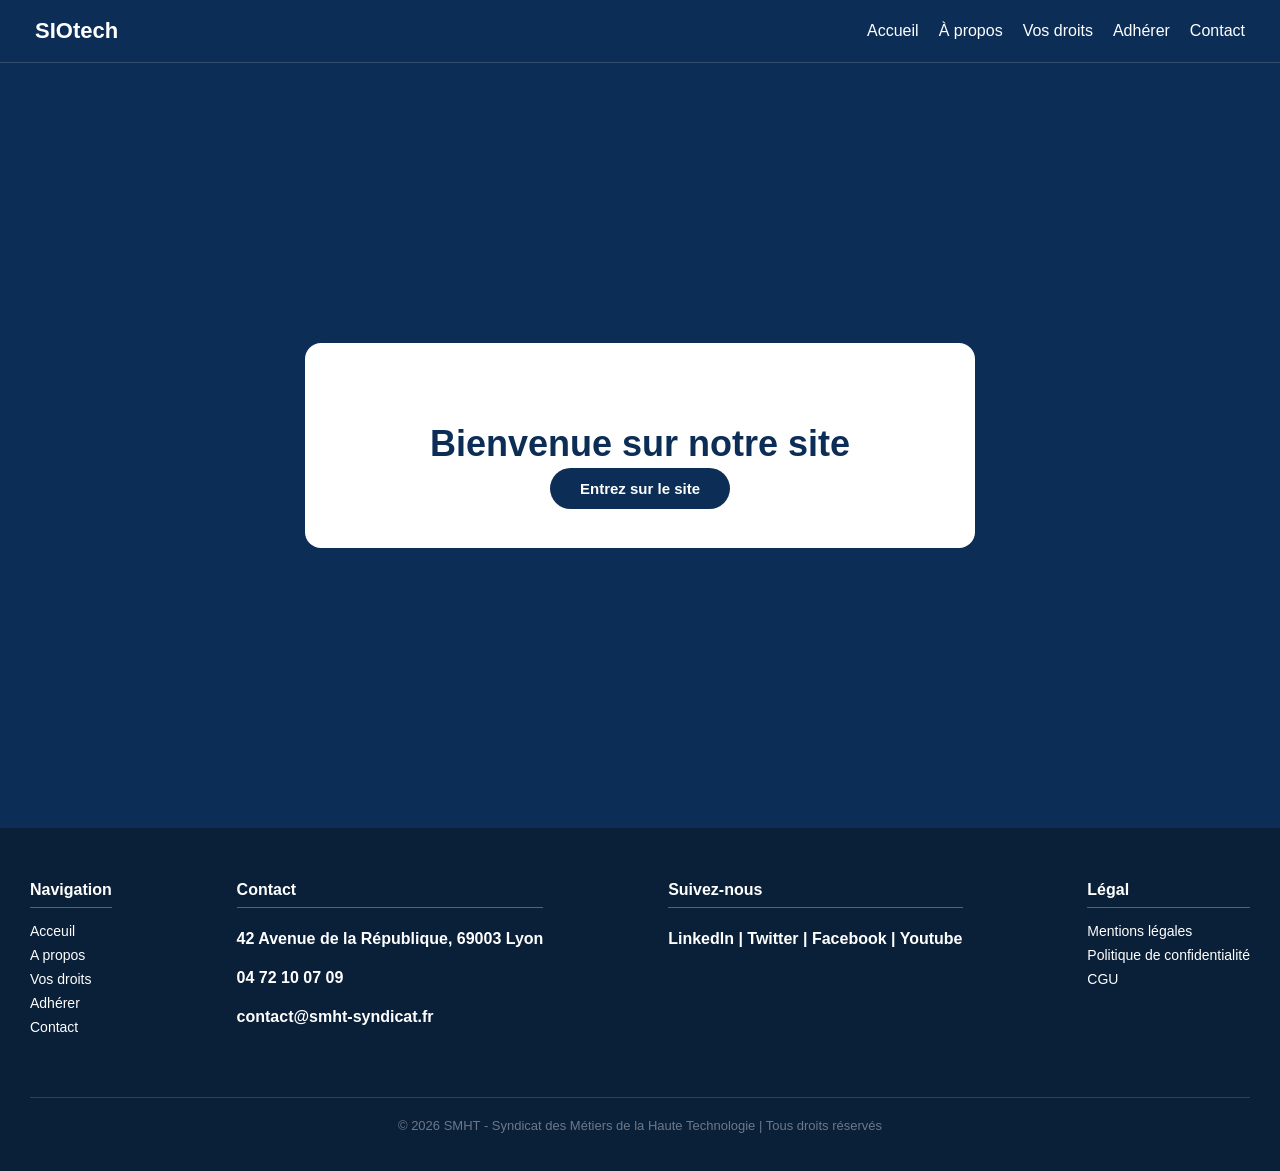
<file: index.html>
<!DOCTYPE html>
<html lang="en">
<head>
    <meta charset="UTF-8">
    <meta name="viewport" content="width=device-width, initial-scale=1.0">
    <title>Page Introduction - SIOtech</title>
    <link rel="stylesheet" href="CSS/style.css">
</head>
<body>
    <header>
        <div class="logo">
            <a class="logo" href="index.html">SIOtech</a>
        </div>
        <nav>
      <ul>
        <li><a href="Acceuil.html">Accueil</a></li>
        <li><a href="A propos.html">À propos</a></li>
        <li><a href="Vos droits.html">Vos droits</a></li>
        <li><a href="Adhérer.html">Adhérer</a></li>
        <li><a href="Contact.html">Contact</a></li>
      </ul>
    </nav>
    </header>


<section class="section">
    <div class="div0">
      <h1>Bienvenue sur notre site</h1>
       <a href="Acceuil.html" class="button">Entrez sur le site</a> <!--revoir bouton -->
    </div>
  </section>

    <footer class="footer">
        <div class="navigation">
            <h2>Navigation</h2>
            <ul>
            <li>Acceuil</li>
            <li>A propos</li>
            <li>Vos droits</li>
            <li>Adhérer</li>
            <li>Contact</li>
        </ul>
        </div>

        <div class="contact">
            <h2>Contact</h2>
            <h4>42 Avenue de la République, 69003 Lyon</h4>
            <h4>04 72 10 07 09</h4>
            <h4>contact@smht-syndicat.fr</h4>
        </div>

        <div class="Suivez-nous">
            <h2>Suivez-nous</h2>
            <!--mettre logo réseau sociaux-->
            <h4>Linkedln | Twitter | Facebook | Youtube</h4>
        </div>

        <div class="Légal">
            <h2>Légal</h2>
            <ul>
            <li>Mentions légales</li>
            <li>Politique de confidentialité</li>
            <li>CGU</li>
        </ul>
        </div>

        <h4 class="footer-copyright">© 2026 SMHT - Syndicat des Métiers de la Haute Technologie | Tous droits réservés</h4>

    </footer>
</body>
</html>
</file>
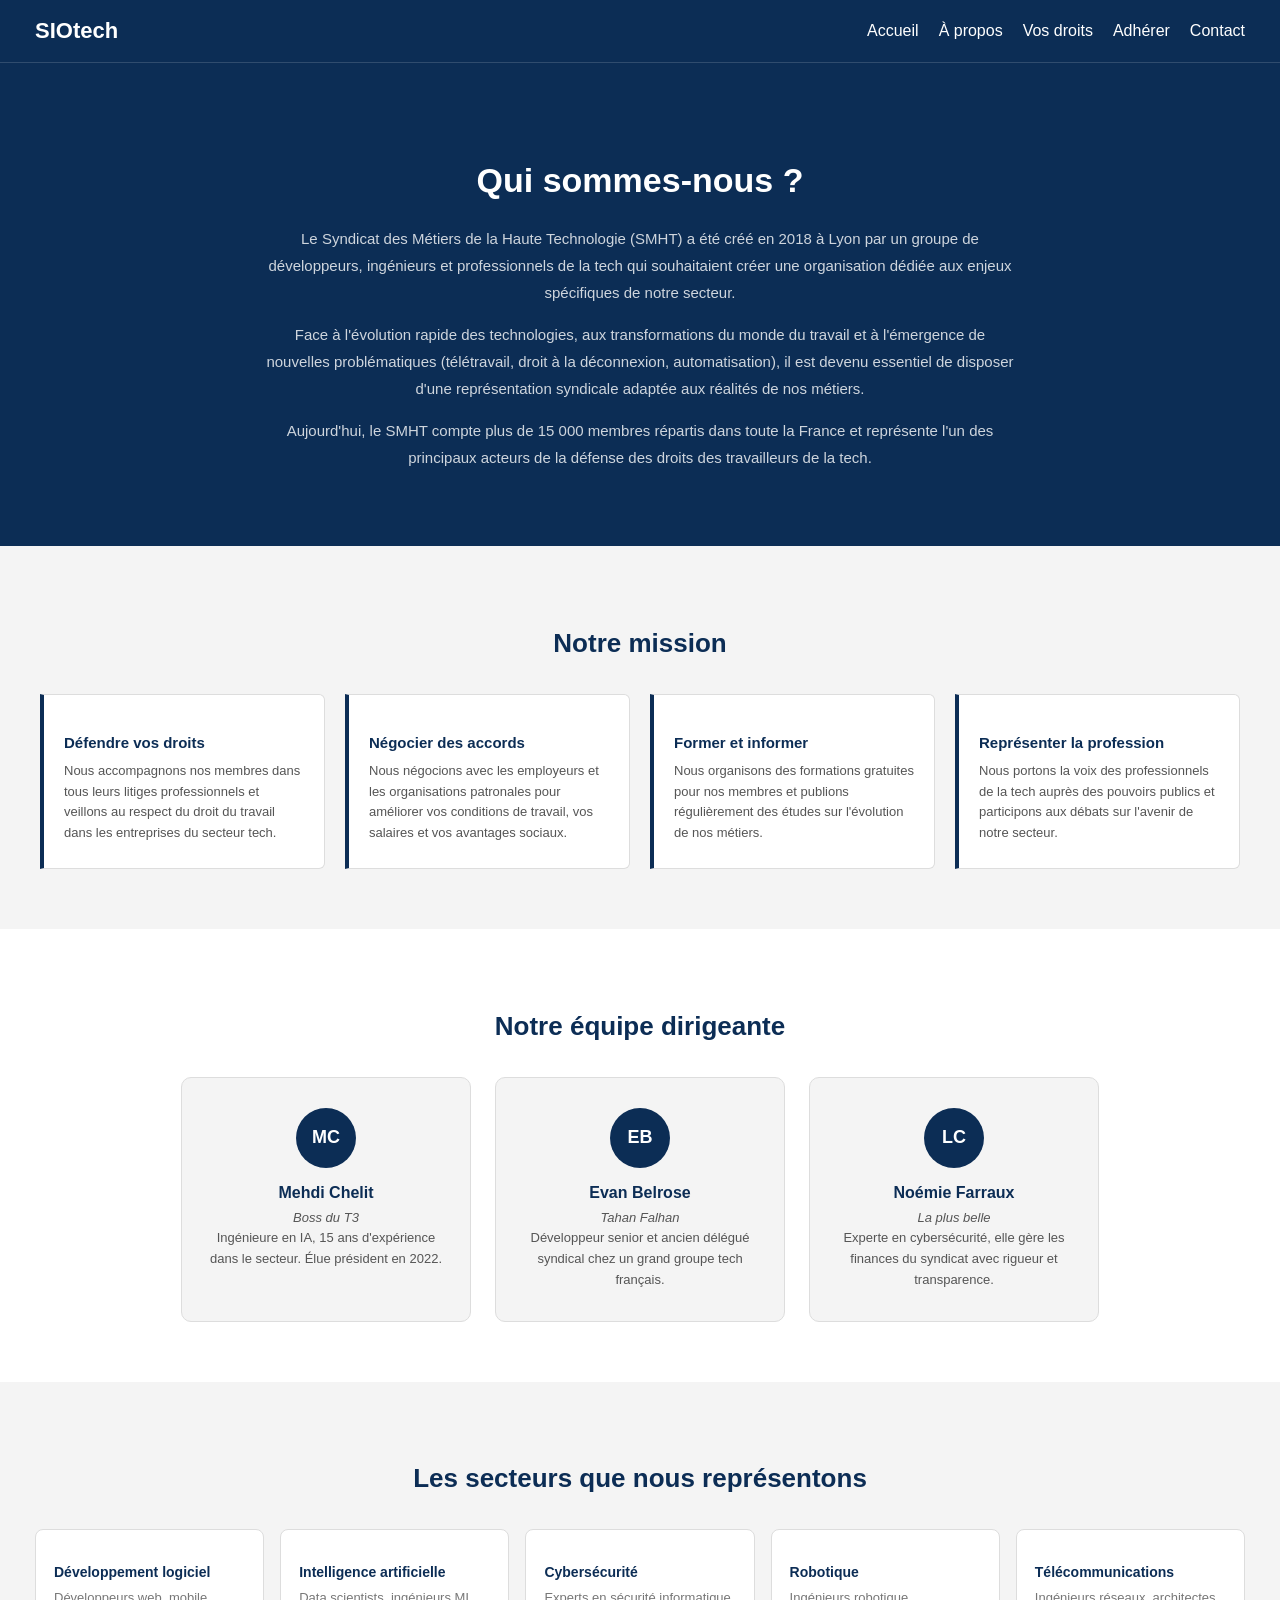
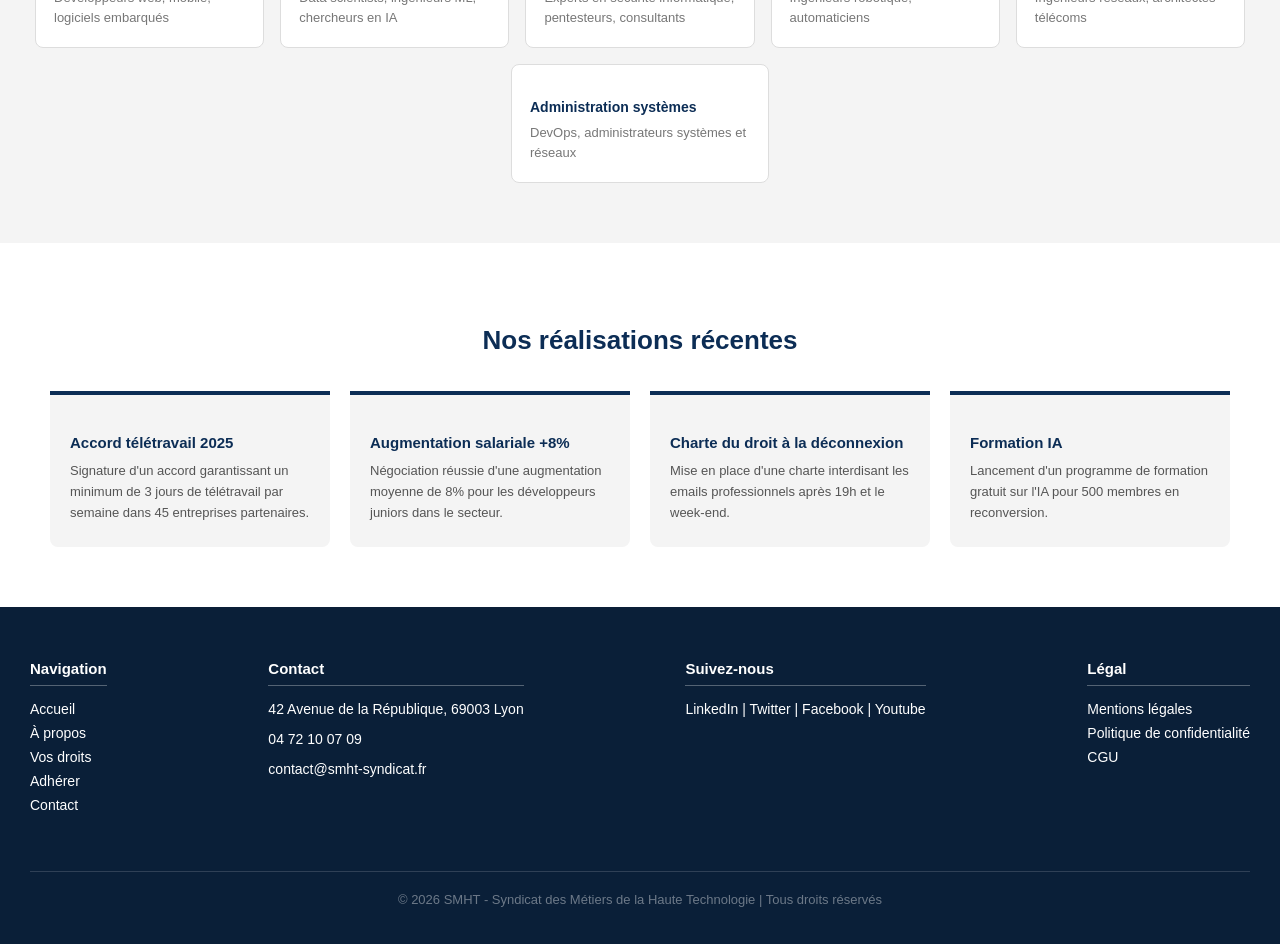
<file: A propos.html>
<!DOCTYPE html>
<html lang="en">
<head>
    <meta charset="UTF-8">
    <meta name="viewport" content="width=device-width, initial-scale=1.0">
    <title>À PROPOS - SIOtech</title>
    <link rel="stylesheet" href="/CSS/style3.css">
</head>
<body>
    <header>
        <div class="logo">
            <a class="logo" href="index.html">SIOtech</a>
        </div>
        <nav>
      <ul>
        <li><a href="Acceuil.html">Accueil</a></li>
        <li><a href="A propos.html">À propos</a></li>
        <li><a href="Vos droits.html">Vos droits</a></li>
        <li><a href="Adhérer.html">Adhérer</a></li>
        <li><a href="Contact.html">Contact</a></li>
      </ul>
    </nav>
    </header>

    <section class="sect1">
        <h1>Qui sommes-nous ?</h1>
        <p>Le Syndicat des Métiers de la Haute Technologie (SMHT) a été créé en 2018 à Lyon par un groupe de développeurs, ingénieurs et professionnels de la tech qui souhaitaient créer une organisation dédiée aux enjeux spécifiques de notre secteur.</p>
        <p>Face à l'évolution rapide des technologies, aux transformations du monde du travail et à l'émergence de nouvelles problématiques (télétravail, droit à la déconnexion, automatisation), il est devenu essentiel de disposer d'une représentation syndicale adaptée aux réalités de nos métiers.</p>
        <p>Aujourd'hui, le SMHT compte plus de 15 000 membres répartis dans toute la France et représente l'un des principaux acteurs de la défense des droits des travailleurs de la tech.</p>
    </section>
 
    <section class="sect-mission">
        <h2 class="titre-section">Notre mission</h2>
        <div class="mission-groupe">
            <div class="mission-carte">
                <h3>Défendre vos droits</h3>
                <p>Nous accompagnons nos membres dans tous leurs litiges professionnels et veillons au respect du droit du travail dans les entreprises du secteur tech.</p>
            </div>
            <div class="mission-carte">
                <h3>Négocier des accords</h3>
                <p>Nous négocions avec les employeurs et les organisations patronales pour améliorer vos conditions de travail, vos salaires et vos avantages sociaux.</p>
            </div>
            <div class="mission-carte">
                <h3>Former et informer</h3>
                <p>Nous organisons des formations gratuites pour nos membres et publions régulièrement des études sur l'évolution de nos métiers.</p>
            </div>
            <div class="mission-carte">
                <h3>Représenter la profession</h3>
                <p>Nous portons la voix des professionnels de la tech auprès des pouvoirs publics et participons aux débats sur l'avenir de notre secteur.</p>
            </div>
        </div>
    </section>
 
    <section class="sect-equipe">
        <h2 class="titre-section">Notre équipe dirigeante</h2>
        <div class="equipe-groupe">
            <div class="membre">
                <div class="avatar">MC</div>
                <h3>Mehdi Chelit</h3>
                <p class="poste">Boss du T3</p>
                <p>Ingénieure en IA, 15 ans d'expérience dans le secteur. Élue président en 2022.</p>
            </div>
            <div class="membre">
                <div class="avatar">EB</div>
                <h3>Evan Belrose</h3>
                <p class="poste">Tahan Falhan</p>
                <p>Développeur senior et ancien délégué syndical chez un grand groupe tech français.</p>
            </div>
            <div class="membre">
                <div class="avatar">LC</div>
                <h3>Noémie Farraux</h3>
                <p class="poste">La plus belle</p>
                <p>Experte en cybersécurité, elle gère les finances du syndicat avec rigueur et transparence.</p>
            </div>
        </div>
    </section>
 
    <section class="sect-secteurs">
        <h2 class="titre-section">Les secteurs que nous représentons</h2>
        <div class="secteurs-groupe">
            <div class="secteur-carte">
                <h3>Développement logiciel</h3>
                <p>Développeurs web, mobile, logiciels embarqués</p>
            </div>
            <div class="secteur-carte">
                <h3>Intelligence artificielle</h3>
                <p>Data scientists, ingénieurs ML, chercheurs en IA</p>
            </div>
            <div class="secteur-carte">
                <h3>Cybersécurité</h3>
                <p>Experts en sécurité informatique, pentesteurs, consultants</p>
            </div>
            <div class="secteur-carte">
                <h3>Robotique</h3>
                <p>Ingénieurs robotique, automaticiens</p>
            </div>
            <div class="secteur-carte">
                <h3>Télécommunications</h3>
                <p>Ingénieurs réseaux, architectes télécoms</p>
            </div>
            <div class="secteur-carte">
                <h3>Administration systèmes</h3>
                <p>DevOps, administrateurs systèmes et réseaux</p>
            </div>
        </div>
    </section>
 
    <section class="sect-realisations">
        <h2 class="titre-section">Nos réalisations récentes</h2>
        <div class="realisations-groupe">
            <div class="realisation-carte">
                <h3>Accord télétravail 2025</h3>
                <p>Signature d'un accord garantissant un minimum de 3 jours de télétravail par semaine dans 45 entreprises partenaires.</p>
            </div>
            <div class="realisation-carte">
                <h3>Augmentation salariale +8%</h3>
                <p>Négociation réussie d'une augmentation moyenne de 8% pour les développeurs juniors dans le secteur.</p>
            </div>
            <div class="realisation-carte">
                <h3>Charte du droit à la déconnexion</h3>
                <p>Mise en place d'une charte interdisant les emails professionnels après 19h et le week-end.</p>
            </div>
            <div class="realisation-carte">
                <h3>Formation IA</h3>
                <p>Lancement d'un programme de formation gratuit sur l'IA pour 500 membres en reconversion.</p>
            </div>
        </div>
    </section>
 
    <footer class="footer">
        <div class="navigation">
            <h2>Navigation</h2>
            <ul>
                <li>Accueil</li>
                <li>À propos</li>
                <li>Vos droits</li>
                <li>Adhérer</li>
                <li>Contact</li>
            </ul>
        </div>
        <div class="contact">
            <h2>Contact</h2>
            <h3>42 Avenue de la République, 69003 Lyon</h3>
            <h3>04 72 10 07 09</h3>
            <h3>contact@smht-syndicat.fr</h3>
        </div>
        <div class="Suivez-nous">
            <h2>Suivez-nous</h2>
            <h3>LinkedIn | Twitter | Facebook | Youtube</h3>
        </div>
        <div class="Légal">
            <h2>Légal</h2>
            <ul>
                <li>Mentions légales</li>
                <li>Politique de confidentialité</li>
                <li>CGU</li>
            </ul>
        </div>
        <h4 class="footer-copyright">© 2026 SMHT - Syndicat des Métiers de la Haute Technologie | Tous droits réservés</h4>
    </footer>
</body>
</html>
</file>
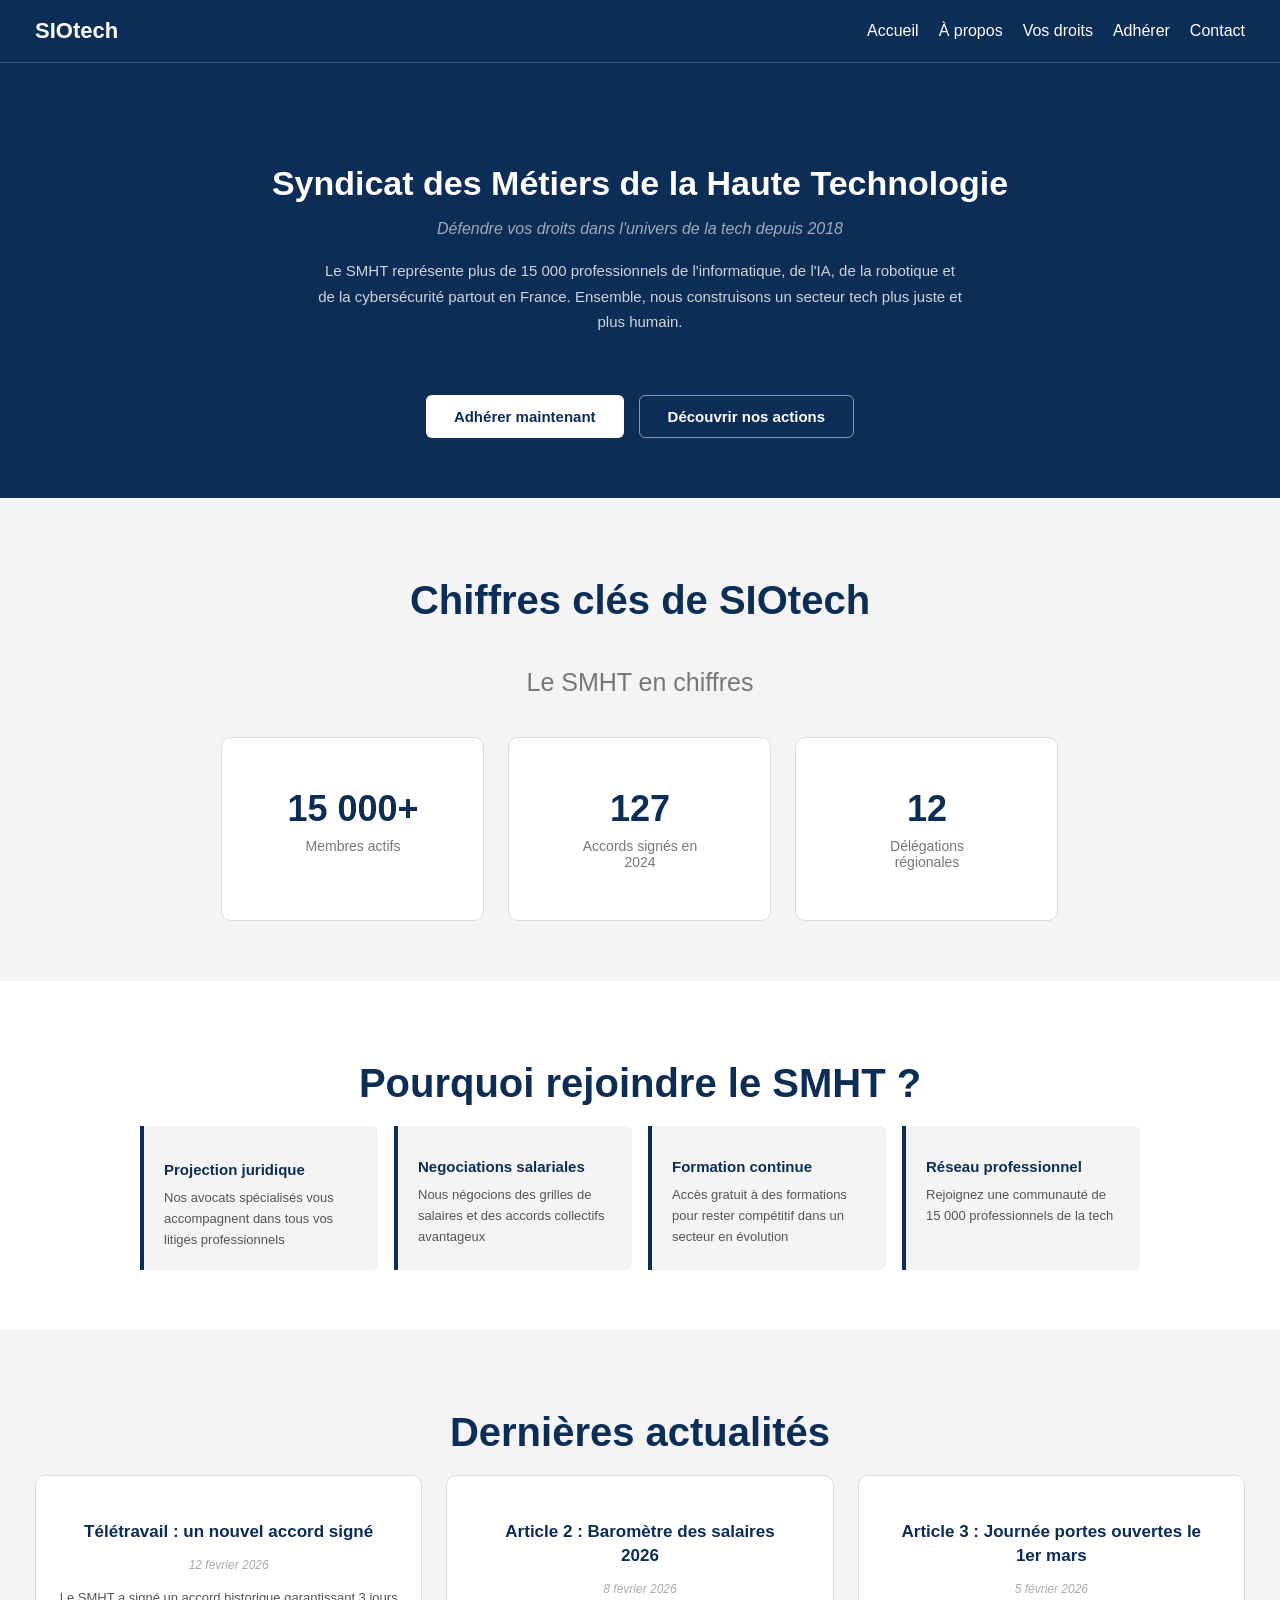
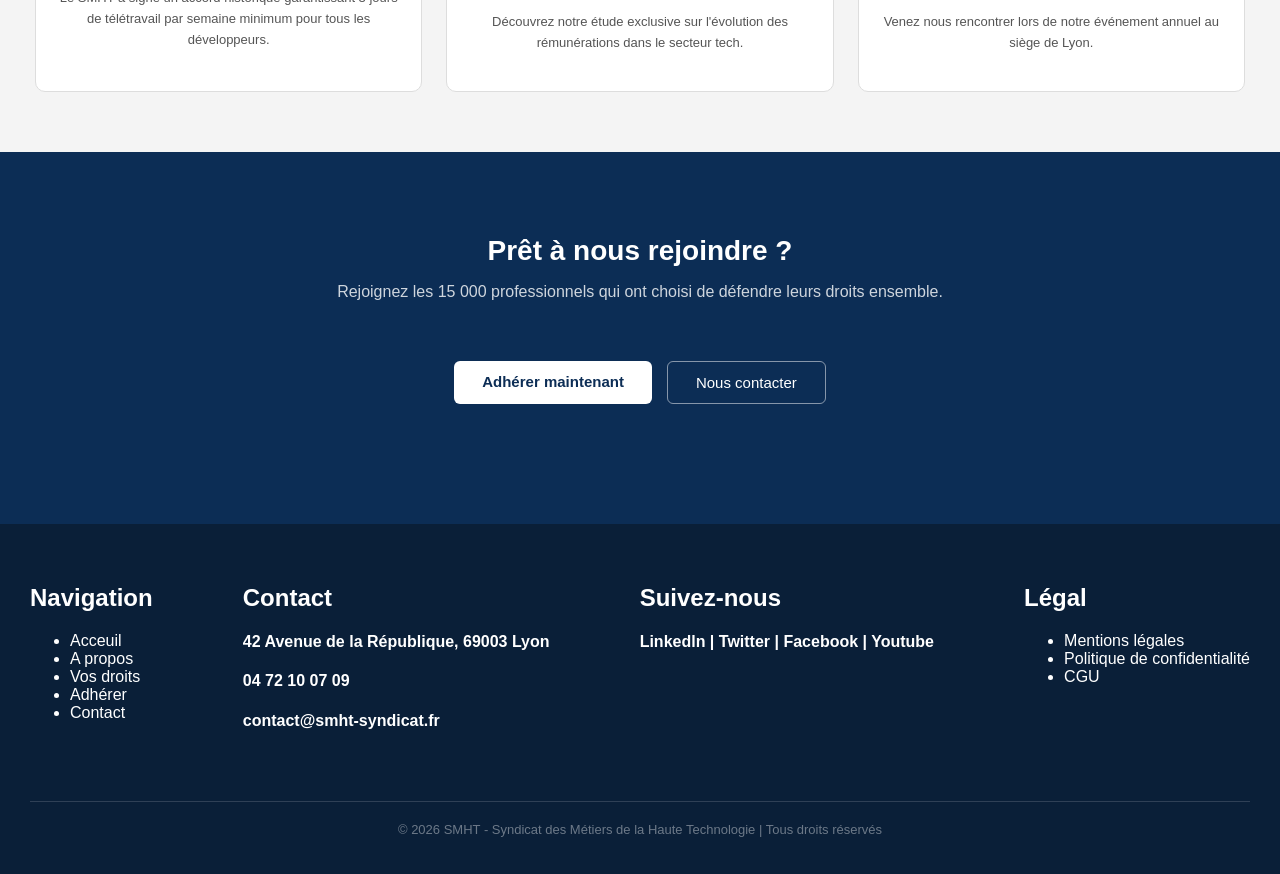
<file: Acceuil.html>
<!DOCTYPE html>
<html lang="en">
<head>
    <meta charset="UTF-8">
    <meta name="viewport" content="width=device-width, initial-scale=1.0">
    <title>Page d'Accueil - SIOtech</title>
    <link rel="stylesheet" href="CSS/style2.css">
</head>
<body>
    <header>
        <div class="logo">
            <a class="logo" href="index.html">SIOtech</a>
        </div>
        <nav>
      <ul>
        <li><a href="Acceuil.html">Accueil</a></li>
        <li><a href="A propos.html">À propos</a></li>
        <li><a href="Vos droits.html">Vos droits</a></li>
        <li><a href="Adhérer.html">Adhérer</a></li>
        <li><a href="Contact.html">Contact</a></li>
      </ul>
    </nav>
    </header>

    <section class="sect1">
        <h1>Syndicat des Métiers de la Haute Technologie</h1>
        <h2>Défendre vos droits dans l'univers de la tech depuis 2018</h2>
        <p>Le SMHT représente plus de 15 000 professionnels de l'informatique, de l'IA, de
la robotique et de la cybersécurité partout en France. Ensemble, nous construisons un secteur tech
plus juste et plus humain.</p>
    </section>

    <section class="sectButton">
        <button class="fr-btn" type="button">
            Adhérer maintenant
        </button>

        <button class="fr-btn" type="button">
            Découvrir nos actions
        </button>
    </section>

    <section class="sect2">
        <h2>Chiffres clés de SIOtech</h2>
        <h3>Le SMHT en chiffres</h3>

        <div class="grp-cartes">
        <div class="carte">
            <p class="grand-chiffre">15 000+</p>
            <p class="label-chiffre">Membres actifs</p>
        </div>

        <div class="carte">
            <p class="grand-chiffre">127</p>
            <p class="label-chiffre">Accords signés en 2024</p>
        </div>

        <div class="carte">
            <p class="grand-chiffre">12</p>
            <p class="label-chiffre">Délégations régionales</p>
        </div>
        </div>
    </section>

    <section class="sect3">
        <h2 class="question">Pourquoi rejoindre le SMHT ?</h2>
        
        <div class="avantages-groupe">
        <div class="protect-juri">
            <h3>Projection juridique</h3>
            <p>Nos avocats spécialisés vous accompagnent dans tous vos litiges professionnels</p>
        </div>

        <div class="négo-sala">
            <h2>Negociations salariales</h2>
            <p>Nous négocions des grilles de salaires et des accords collectifs avantageux</p>
        </div>

        <div class="form-conti">
            <h2>Formation continue</h2>
            <p>Accès gratuit à des formations pour rester compétitif dans un secteur en évolution</p>
        </div>

        <div class="réseau-pro">
            <h2>Réseau professionnel</h2>
            <p>Rejoignez une communauté de 15 000 professionnels de la tech</p>
        </div>
        </div>

    </section>


    <section class="sect4">
        <h2>Dernières actualités</h2>

        <div class="grp-cartes">
        <div class="carte">
            <h2>Télétravail : un nouvel accord signé</h2>
            <p class="date">12 février 2026</p>
            <p>Le SMHT a signé un accord historique garantissant 3 jours de télétravail par semaine minimum pour tous les développeurs.</p>
        </div>

        <div class="carte">
            <h2>Article 2 : Baromètre des salaires 2026</h2>
            <p class="date">8 février 2026</p>
            <p>Découvrez notre étude exclusive sur l'évolution des rémunérations dans le secteur tech.</p>
        </div>

        <div class="carte">
            <h2>Article 3 : Journée portes ouvertes le 1er mars</h2>
            <p class="date">5 février 2026</p>
            <p>Venez nous rencontrer lors de notre événement annuel au siège de Lyon.</p>
        </div>

    </div>
    </section>


    <section class="sect5">
    <h2>Prêt à nous rejoindre ?</h2>
    <p>Rejoignez les 15 000 professionnels qui ont choisi de défendre leurs droits ensemble.</p>
    <div class="boutons">
        <a href="Adhérer.html" class="btn-blanc">Adhérer maintenant</a>
        <a href="Contact.html" class="btn-transparent">Nous contacter</a>
    </div>
</section>


    <footer class="footer">
        <div class="navigation">
            <h2>Navigation</h2>
            <ul>
            <li>Acceuil</li>
            <li>A propos</li>
            <li>Vos droits</li>
            <li>Adhérer</li>
            <li>Contact</li>
        </ul>
        </div>

        <div class="contact">
            <h2>Contact</h2>
            <h4>42 Avenue de la République, 69003 Lyon</h4>
            <h4>04 72 10 07 09</h4>
            <h4>contact@smht-syndicat.fr</h4>
        </div>

        <div class="Suivez-nous">
            <h2>Suivez-nous</h2>
            <!--mettre logo réseau sociaux-->
            <h4>Linkedln | Twitter | Facebook | Youtube</h4>
        </div>

        <div class="Légal">
            <h2>Légal</h2>
            <ul>
            <li>Mentions légales</li>
            <li>Politique de confidentialité</li>
            <li>CGU</li>
        </ul>
        </div>

        <h4 class="footer-copyright">© 2026 SMHT - Syndicat des Métiers de la Haute Technologie | Tous droits réservés</h4>

    </footer>
    
</body>
</html>
</file>
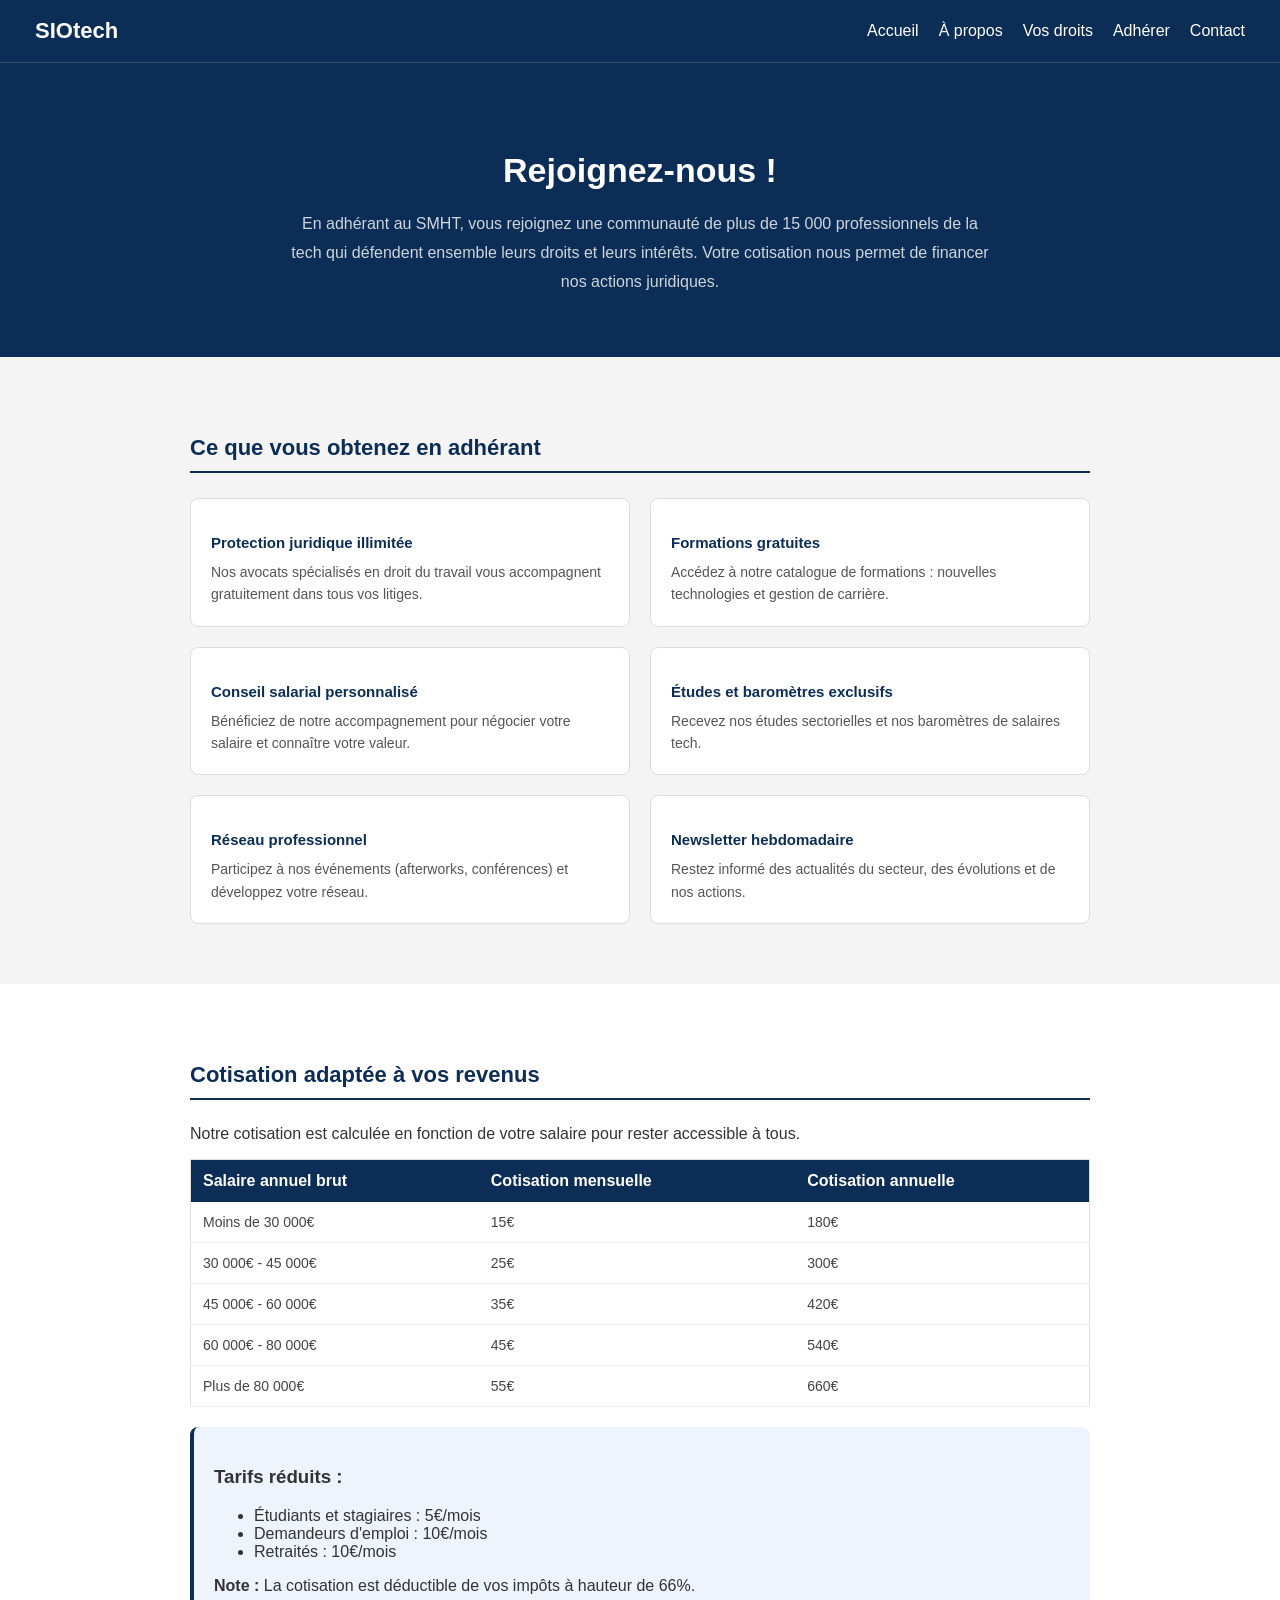
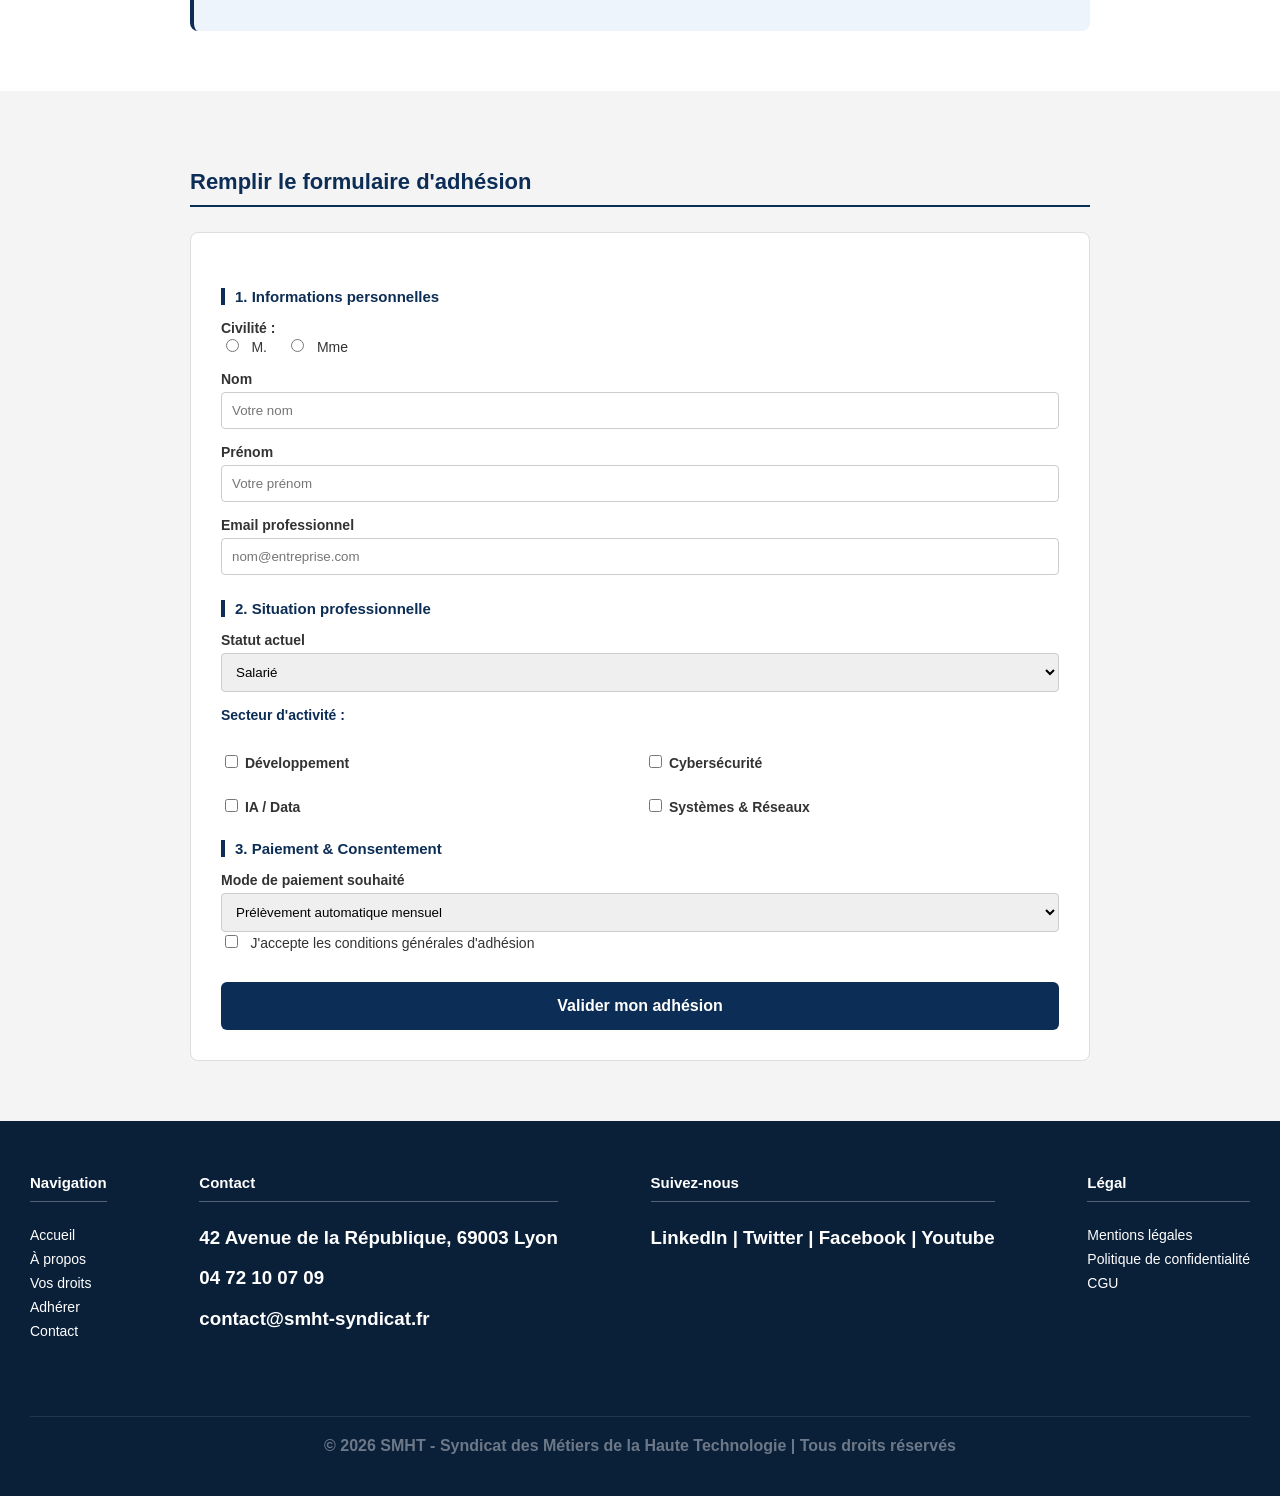
<file: Adhérer.html>
<!DOCTYPE html>
<html lang="fr">
<head>
    <meta charset="UTF-8">
    <meta name="viewport" content="width=device-width, initial-scale=1.0">
    <title>Adhérer - SIOtech</title>
    <link rel="stylesheet" href="/CSS/style5.css">
</head>
<body>

    <header>
        <div class="logo">
            <a class="logo" href="index.html">SIOtech</a>
        </div>
        <nav>
            <ul>
                <li><a href="Acceuil.html">Accueil</a></li>
                <li><a href="A propos.html">À propos</a></li>
                <li><a href="Vos droits.html">Vos droits</a></li>
                <li><a href="Adhérer.html">Adhérer</a></li>
                <li><a href="Contact.html">Contact</a></li>
            </ul>
        </nav>
    </header>

    <section class="sect1">
        <h1>Rejoignez-nous !</h1>
        <p>En adhérant au SMHT, vous rejoignez une communauté de plus de 15 000 professionnels de la tech qui défendent ensemble leurs droits et leurs intérêts. Votre cotisation nous permet de financer nos actions juridiques.</p>
    </section>

    <section class="sect-avantages">
        <div class="contenu-largeur">
            <h2>Ce que vous obtenez en adhérant</h2>
            <div class="grille-avantages">
                <div class="bloc">
                    <h3>Protection juridique illimitée</h3>
                    <p>Nos avocats spécialisés en droit du travail vous accompagnent gratuitement dans tous vos litiges.</p>
                </div>
                <div class="bloc">
                    <h3>Formations gratuites</h3>
                    <p>Accédez à notre catalogue de formations : nouvelles technologies et gestion de carrière.</p>
                </div>
                <div class="bloc">
                    <h3>Conseil salarial personnalisé</h3>
                    <p>Bénéficiez de notre accompagnement pour négocier votre salaire et connaître votre valeur.</p>
                </div>
                <div class="bloc">
                    <h3>Études et baromètres exclusifs</h3>
                    <p>Recevez nos études sectorielles et nos baromètres de salaires tech.</p>
                </div>
                <div class="bloc">
                    <h3>Réseau professionnel</h3>
                    <p>Participez à nos événements (afterworks, conférences) et développez votre réseau.</p>
                </div>
                <div class="bloc">
                    <h3>Newsletter hebdomadaire</h3>
                    <p>Restez informé des actualités du secteur, des évolutions et de nos actions.</p>
                </div>
            </div>
        </div>
    </section>

    <section class="sect-tarifs alt">
        <div class="contenu-largeur">
            <h2>Cotisation adaptée à vos revenus</h2>
            <p class="desc-section">Notre cotisation est calculée en fonction de votre salaire pour rester accessible à tous.</p>
            
            <table>
                <thead>
                    <tr>
                        <th>Salaire annuel brut</th>
                        <th>Cotisation mensuelle</th>
                        <th>Cotisation annuelle</th>
                    </tr>
                </thead>
                <tbody>
                    <tr>
                        <td>Moins de 30 000€</td>
                        <td>15€</td>
                        <td>180€</td>
                    </tr>
                    <tr>
                        <td>30 000€ - 45 000€</td>
                        <td>25€</td>
                        <td>300€</td>
                    </tr>
                    <tr>
                        <td>45 000€ - 60 000€</td>
                        <td>35€</td>
                        <td>420€</td>
                    </tr>
                    <tr>
                        <td>60 000€ - 80 000€</td>
                        <td>45€</td>
                        <td>540€</td>
                    </tr>
                    <tr>
                        <td>Plus de 80 000€</td>
                        <td>55€</td>
                        <td>660€</td>
                    </tr>
                </tbody>
            </table>

            <div class="bloc-info">
                <h3>Tarifs réduits :</h3>
                <ul>
                    <li>Étudiants et stagiaires : 5€/mois</li>
                    <li>Demandeurs d'emploi : 10€/mois</li>
                    <li>Retraités : 10€/mois</li>
                </ul>
                <p><strong>Note :</strong> La cotisation est déductible de vos impôts à hauteur de 66%.</p>
            </div>
        </div>
    </section>

    <section class="sect-formulaire">
        <div class="contenu-largeur">
            <h2>Remplir le formulaire d'adhésion</h2>
            
            <form action="#" method="post" class="form-style">
                <h3>1. Informations personnelles</h3>
                <div class="champ-groupe">
                    <label>Civilité :</label>
                    <input type="radio" name="civ" id="m" required> <label for="m" class="radio-txt">M.</label>
                    <input type="radio" name="civ" id="mme"> <label for="mme" class="radio-txt">Mme</label>
                </div>

                <label for="nom">Nom</label>
                <input type="text" id="nom" name="nom" placeholder="Votre nom" required>

                <label for="prenom">Prénom</label>
                <input type="text" id="prenom" name="prenom" placeholder="Votre prénom" required>

                <label for="email">Email professionnel</label>
                <input type="email" id="email" name="email" placeholder="nom@entreprise.com" required>

                <h3>2. Situation professionnelle</h3>
                <label for="statut">Statut actuel</label>
                <select id="statut" name="statut">
                    <option value="salarie">Salarié</option>
                    <option value="freelance">Freelance</option>
                    <option value="etudiant">Étudiant</option>
                    <option value="demandeur">Demandeur d'emploi</option>
                </select>

                <p style="margin-top:15px; font-weight:bold; color:#0c2d55; font-size:14px;">Secteur d'activité :</p>
                <div class="checkbox-grille">
                    <label><input type="checkbox" name="sec"> Développement</label>
                    <label><input type="checkbox" name="sec"> Cybersécurité</label>
                    <label><input type="checkbox" name="sec"> IA / Data</label>
                    <label><input type="checkbox" name="sec"> Systèmes & Réseaux</label>
                </div>

                <h3>3. Paiement & Consentement</h3>
                <label for="pay">Mode de paiement souhaité</label>
                <select id="pay" name="pay">
                    <option value="mensuel">Prélèvement automatique mensuel</option>
                    <option value="annuel">Paiement annuel par virement</option>
                </select>

                <div class="consentement">
                    <input type="checkbox" id="cgu" required>
                    <label for="cgu" class="radio-txt">J'accepte les conditions générales d'adhésion</label>
                </div>

                <button type="submit" class="btn-valider">Valider mon adhésion</button>
            </form>
        </div>
    </section>

    <footer class="footer">
        <div class="navigation">
            <h2>Navigation</h2>
            <ul>
                <li>Accueil</li>
                <li>À propos</li>
                <li>Vos droits</li>
                <li>Adhérer</li>
                <li>Contact</li>
            </ul>
        </div>
        <div class="contact">
            <h2>Contact</h2>
            <h3>42 Avenue de la République, 69003 Lyon</h3>
            <h3>04 72 10 07 09</h3>
            <h3>contact@smht-syndicat.fr</h3>
        </div>
        <div class="Suivez-nous">
            <h2>Suivez-nous</h2>
            <h3>LinkedIn | Twitter | Facebook | Youtube</h3>
        </div>
        <div class="Légal">
            <h2>Légal</h2>
            <ul>
                <li>Mentions légales</li>
                <li>Politique de confidentialité</li>
                <li>CGU</li>
            </ul>
        </div>
        <h4 class="footer-copyright">© 2026 SMHT - Syndicat des Métiers de la Haute Technologie | Tous droits réservés</h4>
    </footer>
</body>
</html>
</file>
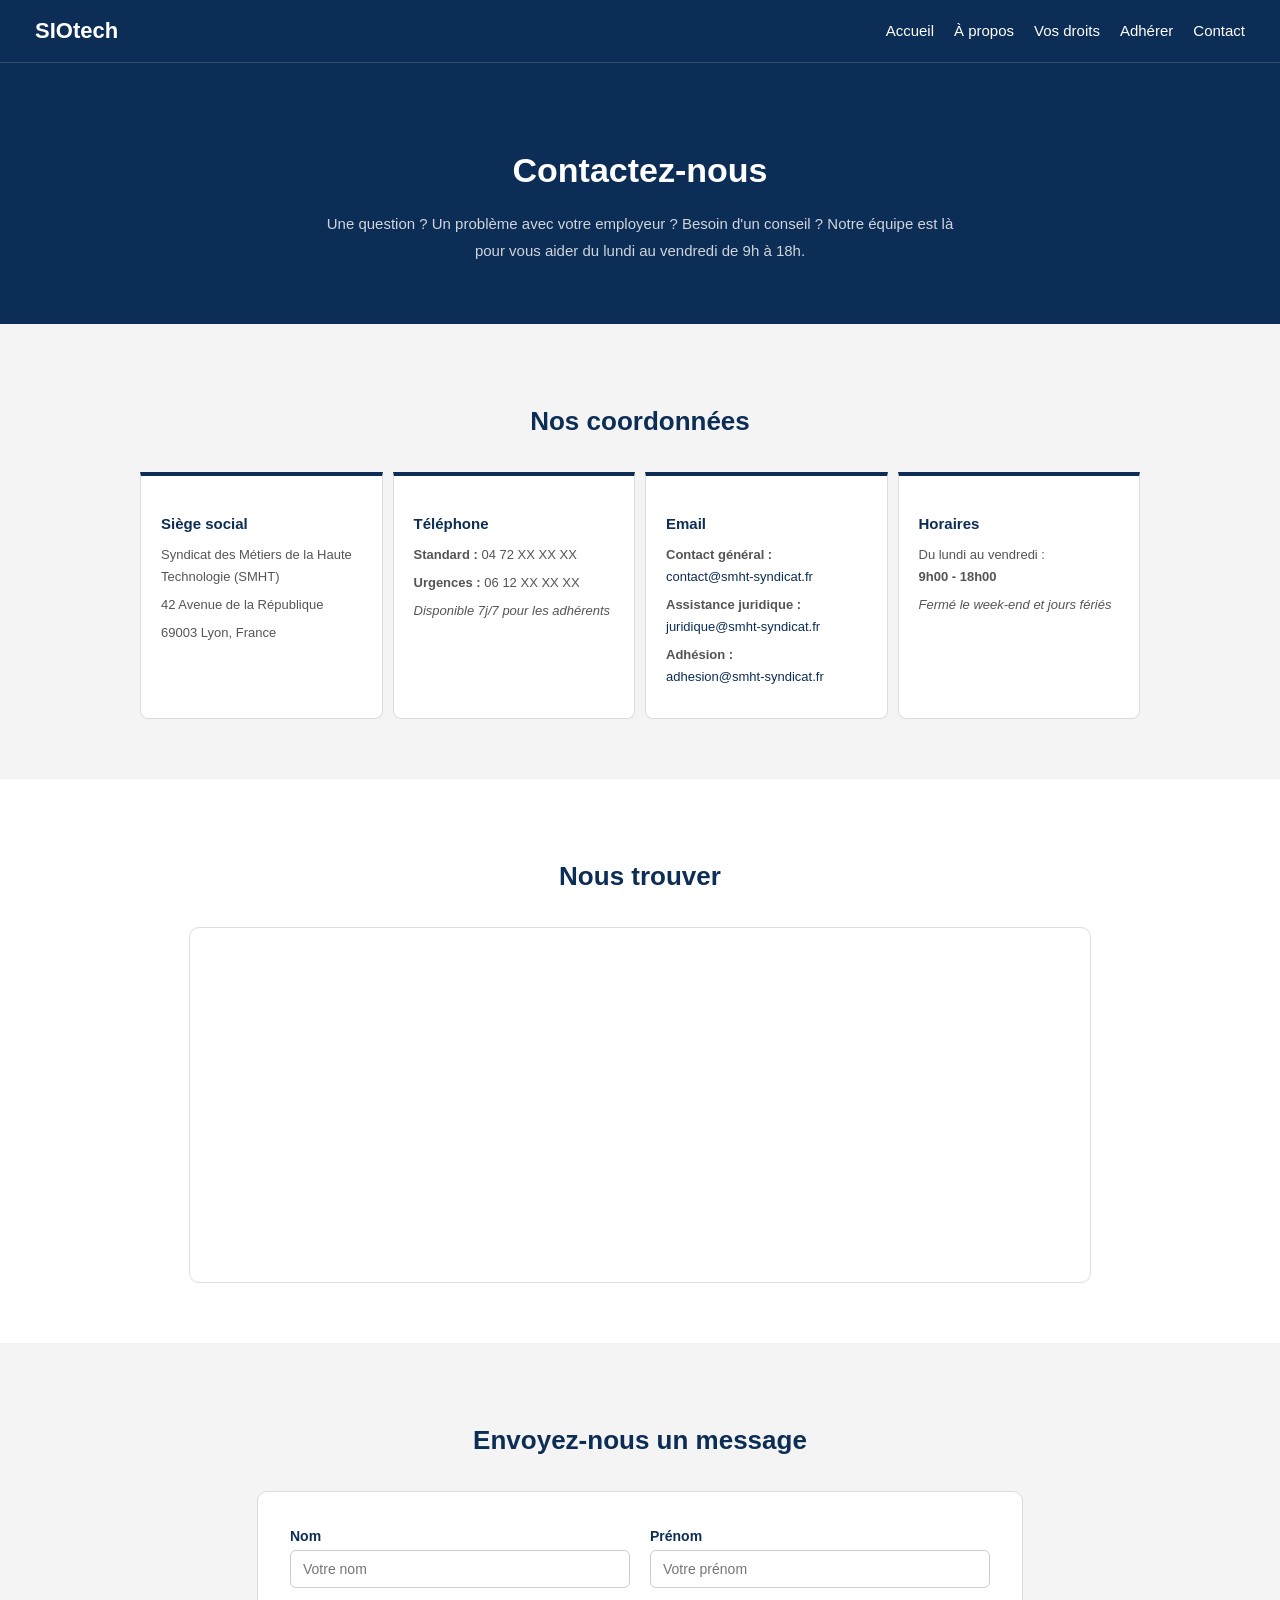
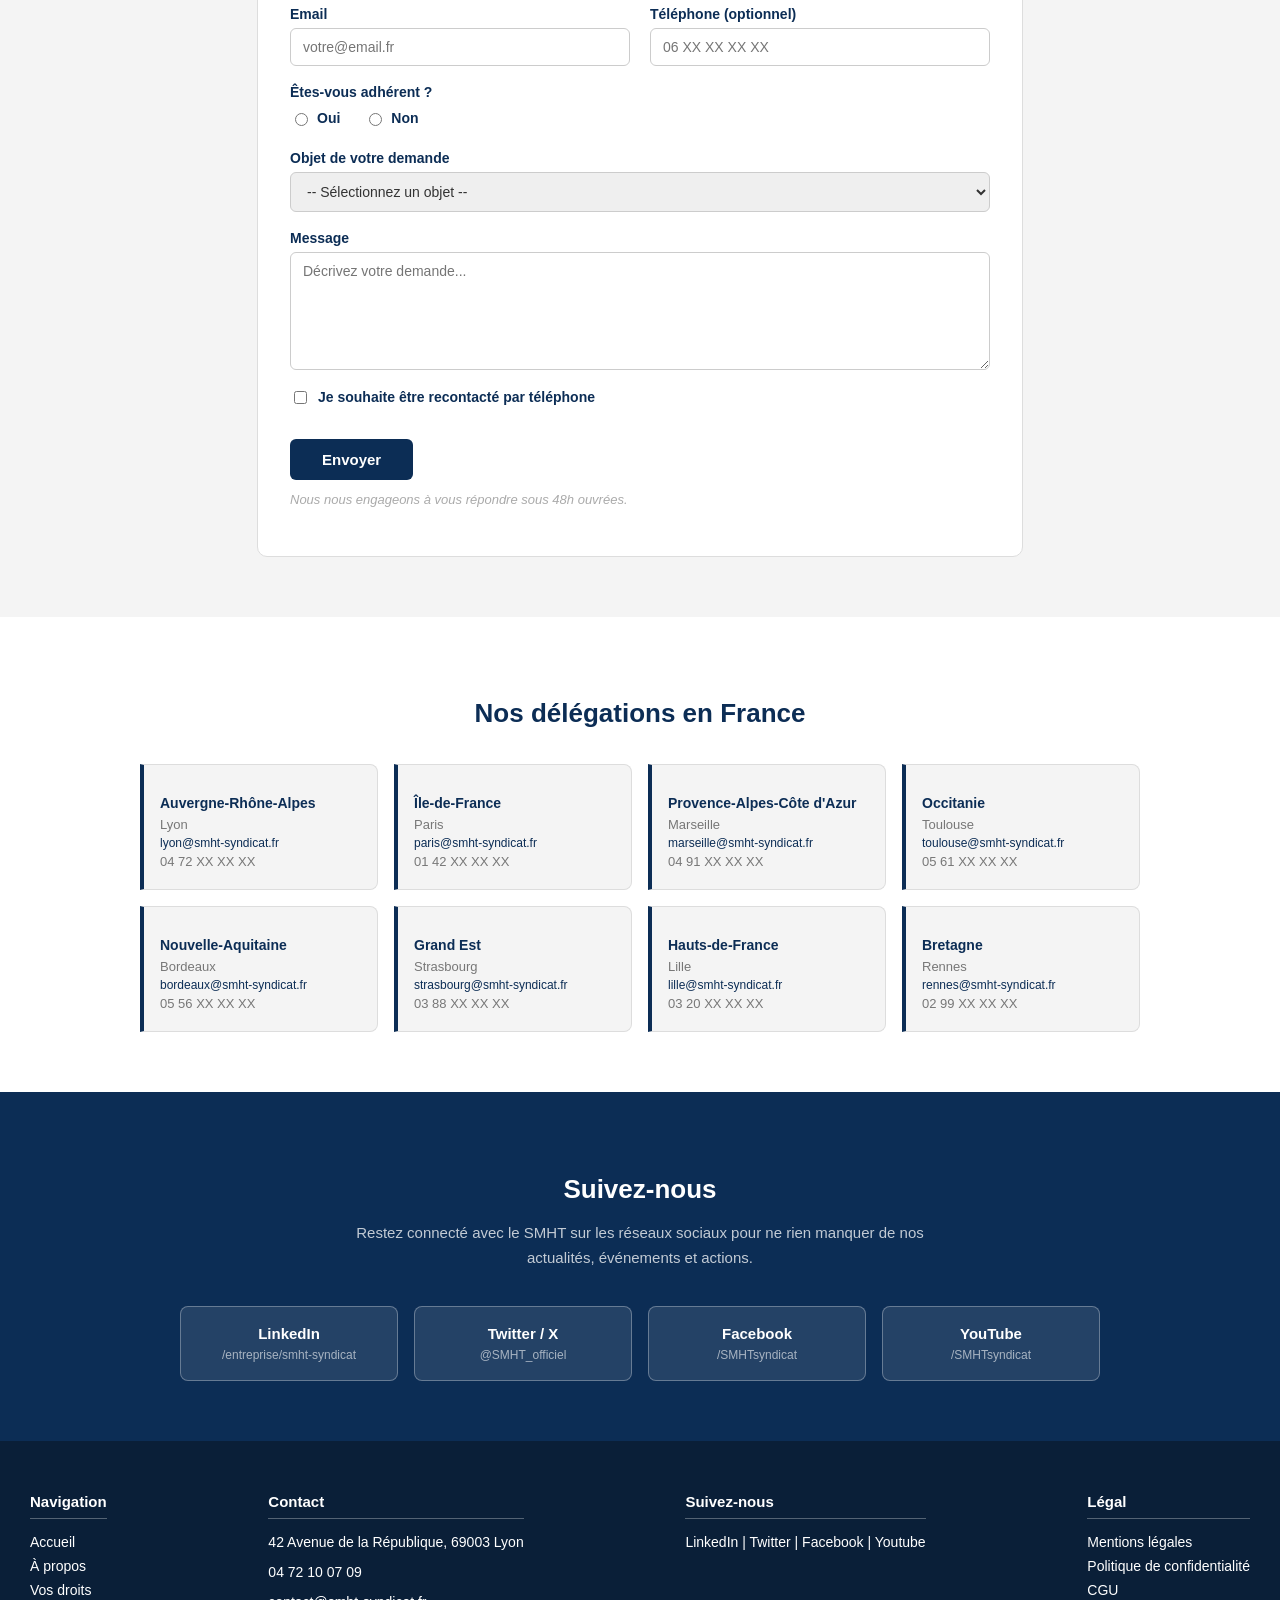
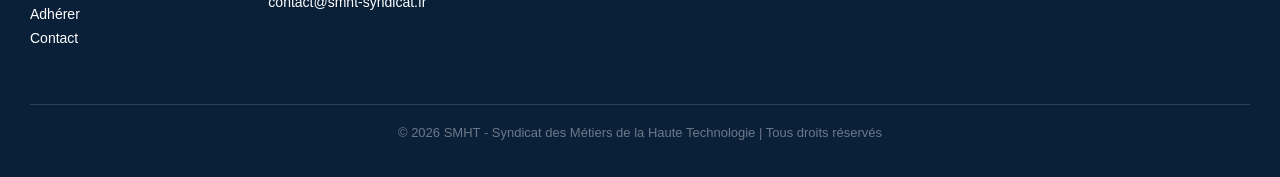
<file: Contact.html>
<!DOCTYPE html>
<html lang="fr">
<head>
    <meta charset="UTF-8">
    <meta name="viewport" content="width=device-width, initial-scale=1.0">
    <title>Contact - SIOtech</title>
    <link rel="stylesheet" href="/CSS/style6.css">
</head>
<body>

    <header>
        <div class="logo">
            <a class="logo" href="index.html">SIOtech</a>
        </div>
        <nav>
            <ul>
                <li><a href="Acceuil.html">Accueil</a></li>
                <li><a href="A propos.html">À propos</a></li>
                <li><a href="Vos droits.html">Vos droits</a></li>
                <li><a href="Adhérer.html">Adhérer</a></li>
                <li><a href="Contact.html">Contact</a></li>
            </ul>
        </nav>
    </header>

    <section class="sect1">
        <h1>Contactez-nous</h1>
        <p>Une question ? Un problème avec votre employeur ? Besoin d'un conseil ? Notre équipe est là pour vous aider du lundi au vendredi de 9h à 18h.</p>
    </section>

    
    <section class="sect-coordonnees">
        <h2 class="titre-section">Nos coordonnées</h2>
        <div class="coordonnees-groupe">

            <div class="coord-carte">
                <h3>Siège social</h3>
                <p>Syndicat des Métiers de la Haute Technologie (SMHT)</p>
                <p>42 Avenue de la République</p>
                <p>69003 Lyon, France</p>
            </div>

            <div class="coord-carte">
                <h3>Téléphone</h3>
                <p><strong>Standard :</strong> 04 72 XX XX XX</p>
                <p><strong>Urgences :</strong> 06 12 XX XX XX</p>
                <p class="note">Disponible 7j/7 pour les adhérents</p>
            </div>

            <div class="coord-carte">
                <h3>Email</h3>
                <p><strong>Contact général :</strong><br><a href="mailto:contact@smht-syndicat.fr">contact@smht-syndicat.fr</a></p>
                <p><strong>Assistance juridique :</strong><br><a href="mailto:juridique@smht-syndicat.fr">juridique@smht-syndicat.fr</a></p>
                <p><strong>Adhésion :</strong><br><a href="mailto:adhesion@smht-syndicat.fr">adhesion@smht-syndicat.fr</a></p>
            </div>

            <div class="coord-carte">
                <h3>Horaires</h3>
                <p>Du lundi au vendredi :<br><strong>9h00 - 18h00</strong></p>
                <p class="note">Fermé le week-end et jours fériés</p>
            </div>

        </div>
    </section>

    
    <section class="sect-carte">
        <h2 class="titre-section">Nous trouver</h2>
        <div class="map-container">
            <iframe
                src="https://www.google.com/maps/embed?pb=!1m18!1m12!1m3!1d2784.0!2d4.8357!3d45.7484!2m3!1f0!2f0!3f0!3m2!1i1024!2i768!4f13.1!3m3!1m2!1s0x47f4ea4b7b3e1f3b%3A0x0!2s42+Avenue+de+la+R%C3%A9publique%2C+69003+Lyon!5e0!3m2!1sfr!2sfr!4v1"
                width="100%"
                height="350"
                style="border: 0;"
                allowfullscreen=""
                loading="lazy">
            </iframe>
        </div>
    </section>

    
    <section class="sect-formulaire">
        <h2 class="titre-section">Envoyez-nous un message</h2>
        <form class="formulaire">

            <div class="form-groupe-double">
                <div class="form-champ">
                    <label for="nom">Nom</label>
                    <input type="text" id="nom" name="nom" placeholder="Votre nom">
                </div>
                <div class="form-champ">
                    <label for="prenom">Prénom</label>
                    <input type="text" id="prenom" name="prenom" placeholder="Votre prénom">
                </div>
            </div>

            <div class="form-groupe-double">
                <div class="form-champ">
                    <label for="email">Email</label>
                    <input type="email" id="email" name="email" placeholder="votre@email.fr">
                </div>
                <div class="form-champ">
                    <label for="telephone">Téléphone (optionnel)</label>
                    <input type="tel" id="telephone" name="telephone" placeholder="06 XX XX XX XX">
                </div>
            </div>

            <div class="form-champ">
                <label>Êtes-vous adhérent ?</label>
                <div class="radio-groupe">
                    <label class="radio-label"><input type="radio" name="adherent" value="oui"> Oui</label>
                    <label class="radio-label"><input type="radio" name="adherent" value="non"> Non</label>
                </div>
            </div>

            <div class="form-champ">
                <label for="objet">Objet de votre demande</label>
                <select id="objet" name="objet">
                    <option value="">-- Sélectionnez un objet --</option>
                    <option value="general">Question générale</option>
                    <option value="adhesion">Demande d'adhésion</option>
                    <option value="juridique">Assistance juridique</option>
                    <option value="droits">Information sur mes droits</option>
                    <option value="partenariat">Proposition de partenariat</option>
                    <option value="autre">Autre</option>
                </select>
            </div>

            <div class="form-champ">
                <label for="message">Message</label>
                <textarea id="message" name="message" rows="6" placeholder="Décrivez votre demande..."></textarea>
            </div>

            <div class="form-champ">
                <label class="checkbox-label">
                    <input type="checkbox" name="rappel"> Je souhaite être recontacté par téléphone
                </label>
            </div>

            <button type="submit" class="btn-envoyer">Envoyer</button>
            <p class="engagement">Nous nous engageons à vous répondre sous 48h ouvrées.</p>

        </form>
    </section>

    
    <section class="sect-delegations">
        <h2 class="titre-section">Nos délégations en France</h2>
        <div class="delegations-groupe">

            <div class="delegation-carte">
                <h3>Auvergne-Rhône-Alpes</h3>
                <p>Lyon</p>
                <a href="mailto:lyon@smht-syndicat.fr">lyon@smht-syndicat.fr</a>
                <p>04 72 XX XX XX</p>
            </div>

            <div class="delegation-carte">
                <h3>Île-de-France</h3>
                <p>Paris</p>
                <a href="mailto:paris@smht-syndicat.fr">paris@smht-syndicat.fr</a>
                <p>01 42 XX XX XX</p>
            </div>

            <div class="delegation-carte">
                <h3>Provence-Alpes-Côte d'Azur</h3>
                <p>Marseille</p>
                <a href="mailto:marseille@smht-syndicat.fr">marseille@smht-syndicat.fr</a>
                <p>04 91 XX XX XX</p>
            </div>

            <div class="delegation-carte">
                <h3>Occitanie</h3>
                <p>Toulouse</p>
                <a href="mailto:toulouse@smht-syndicat.fr">toulouse@smht-syndicat.fr</a>
                <p>05 61 XX XX XX</p>
            </div>

            <div class="delegation-carte">
                <h3>Nouvelle-Aquitaine</h3>
                <p>Bordeaux</p>
                <a href="mailto:bordeaux@smht-syndicat.fr">bordeaux@smht-syndicat.fr</a>
                <p>05 56 XX XX XX</p>
            </div>

            <div class="delegation-carte">
                <h3>Grand Est</h3>
                <p>Strasbourg</p>
                <a href="mailto:strasbourg@smht-syndicat.fr">strasbourg@smht-syndicat.fr</a>
                <p>03 88 XX XX XX</p>
            </div>

            <div class="delegation-carte">
                <h3>Hauts-de-France</h3>
                <p>Lille</p>
                <a href="mailto:lille@smht-syndicat.fr">lille@smht-syndicat.fr</a>
                <p>03 20 XX XX XX</p>
            </div>

            <div class="delegation-carte">
                <h3>Bretagne</h3>
                <p>Rennes</p>
                <a href="mailto:rennes@smht-syndicat.fr">rennes@smht-syndicat.fr</a>
                <p>02 99 XX XX XX</p>
            </div>

        </div>
    </section>

    
    <section class="sect-reseaux">
        <h2 class="titre-section-blanc">Suivez-nous</h2>
        <p class="reseaux-intro">Restez connecté avec le SMHT sur les réseaux sociaux pour ne rien manquer de nos actualités, événements et actions.</p>
        <div class="reseaux-groupe">
            <a href="#" class="reseau-btn">LinkedIn<br><span>/entreprise/smht-syndicat</span></a>
            <a href="#" class="reseau-btn">Twitter / X<br><span>@SMHT_officiel</span></a>
            <a href="#" class="reseau-btn">Facebook<br><span>/SMHTsyndicat</span></a>
            <a href="#" class="reseau-btn">YouTube<br><span>/SMHTsyndicat</span></a>
        </div>
    </section>

    
    <footer class="footer">
        <div class="navigation">
            <h2>Navigation</h2>
            <ul>
                <li>Accueil</li>
                <li>À propos</li>
                <li>Vos droits</li>
                <li>Adhérer</li>
                <li>Contact</li>
            </ul>
        </div>
        <div class="contact">
            <h2>Contact</h2>
            <h3>42 Avenue de la République, 69003 Lyon</h3>
            <h3>04 72 10 07 09</h3>
            <h3>contact@smht-syndicat.fr</h3>
        </div>
        <div class="Suivez-nous">
            <h2>Suivez-nous</h2>
            <h3>LinkedIn | Twitter | Facebook | Youtube</h3>
        </div>
        <div class="Légal">
            <h2>Légal</h2>
            <ul>
                <li>Mentions légales</li>
                <li>Politique de confidentialité</li>
                <li>CGU</li>
            </ul>
        </div>
        <h4 class="footer-copyright">© 2026 SMHT - Syndicat des Métiers de la Haute Technologie | Tous droits réservés</h4>
    </footer>

</body>
</html>
</file>
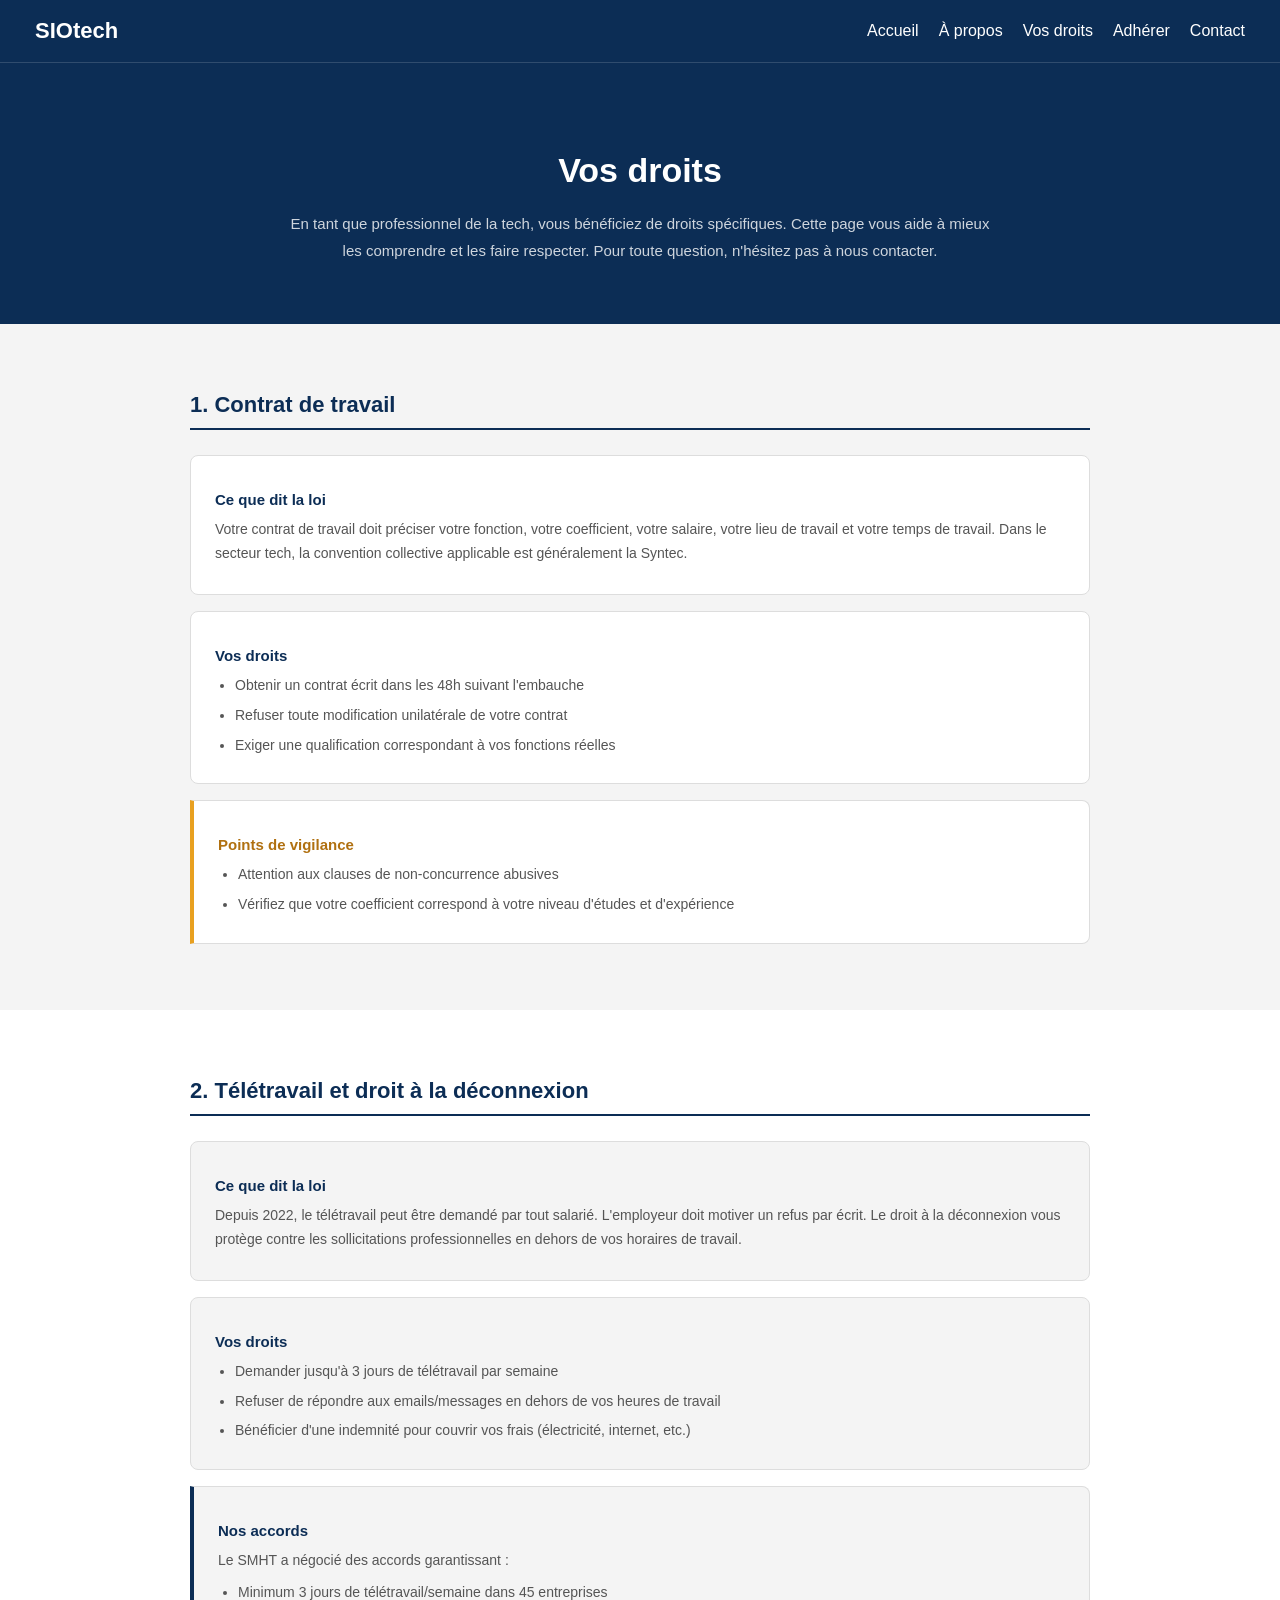
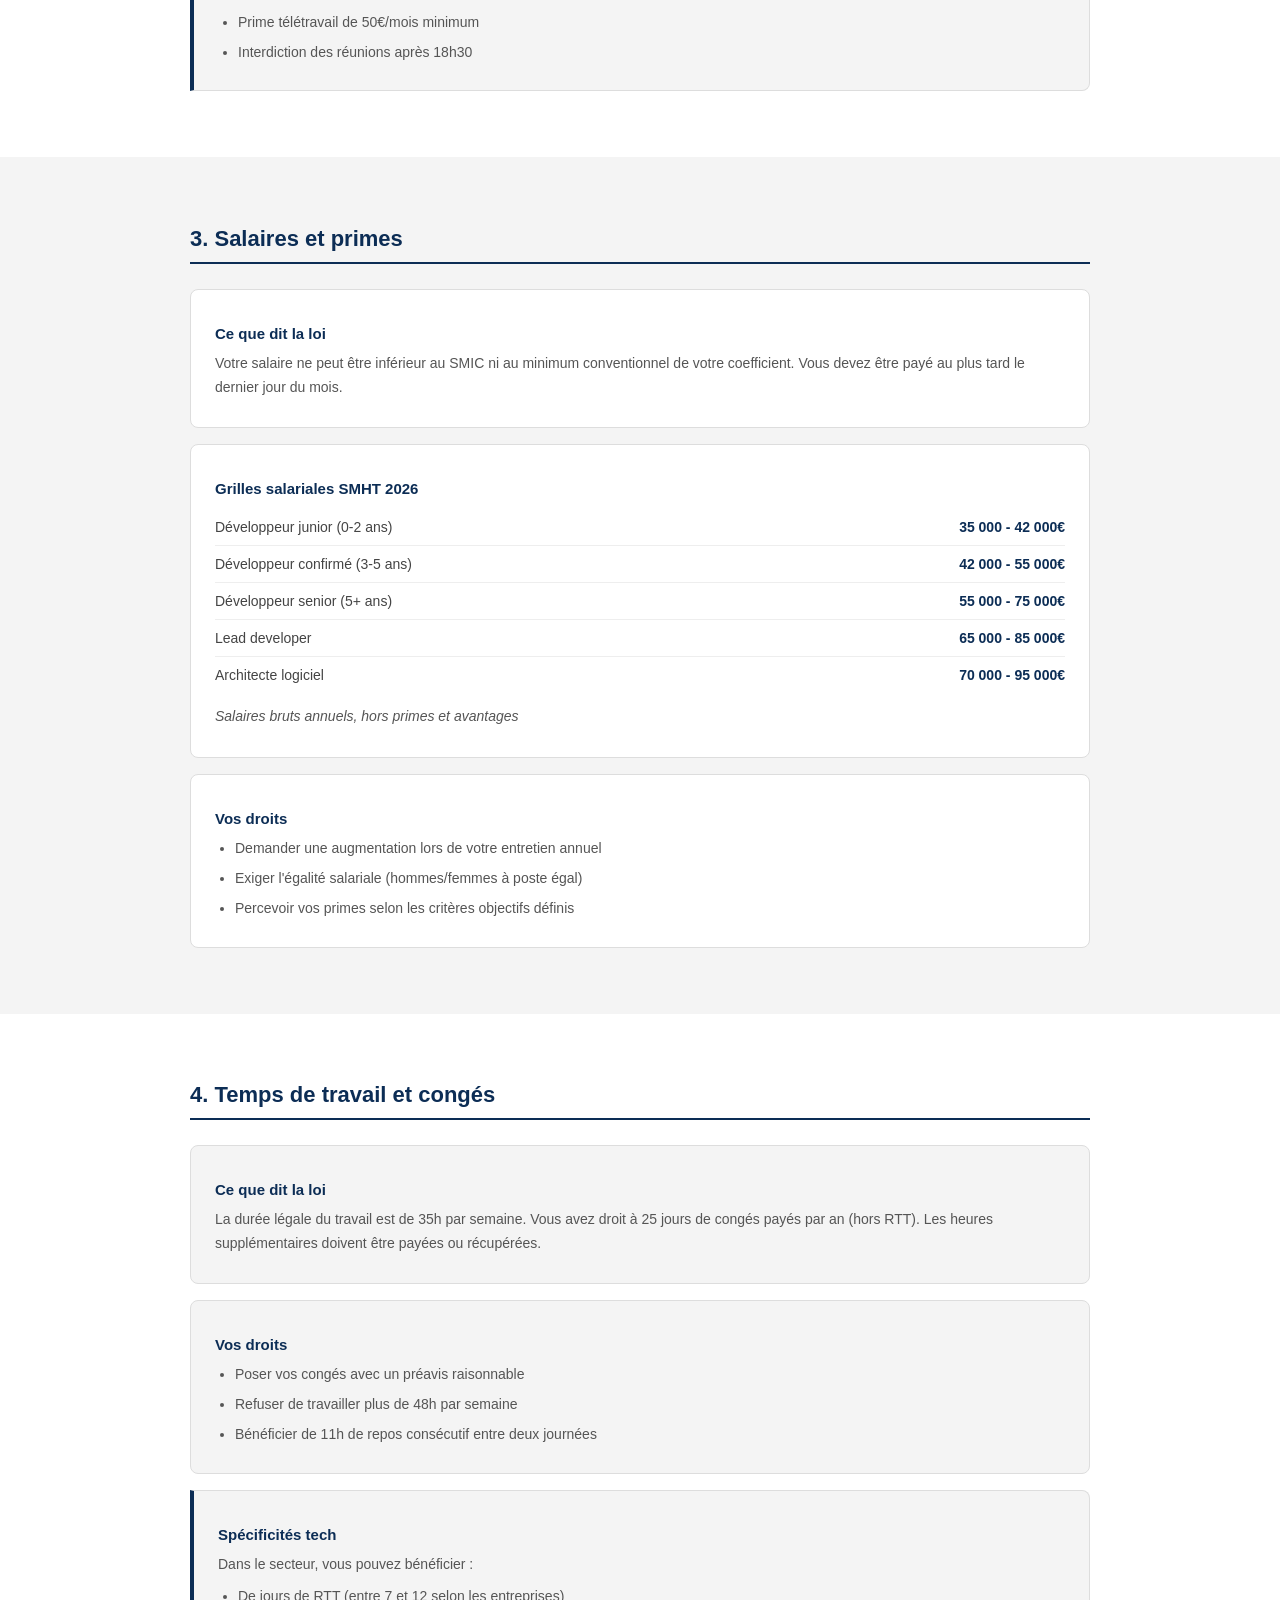
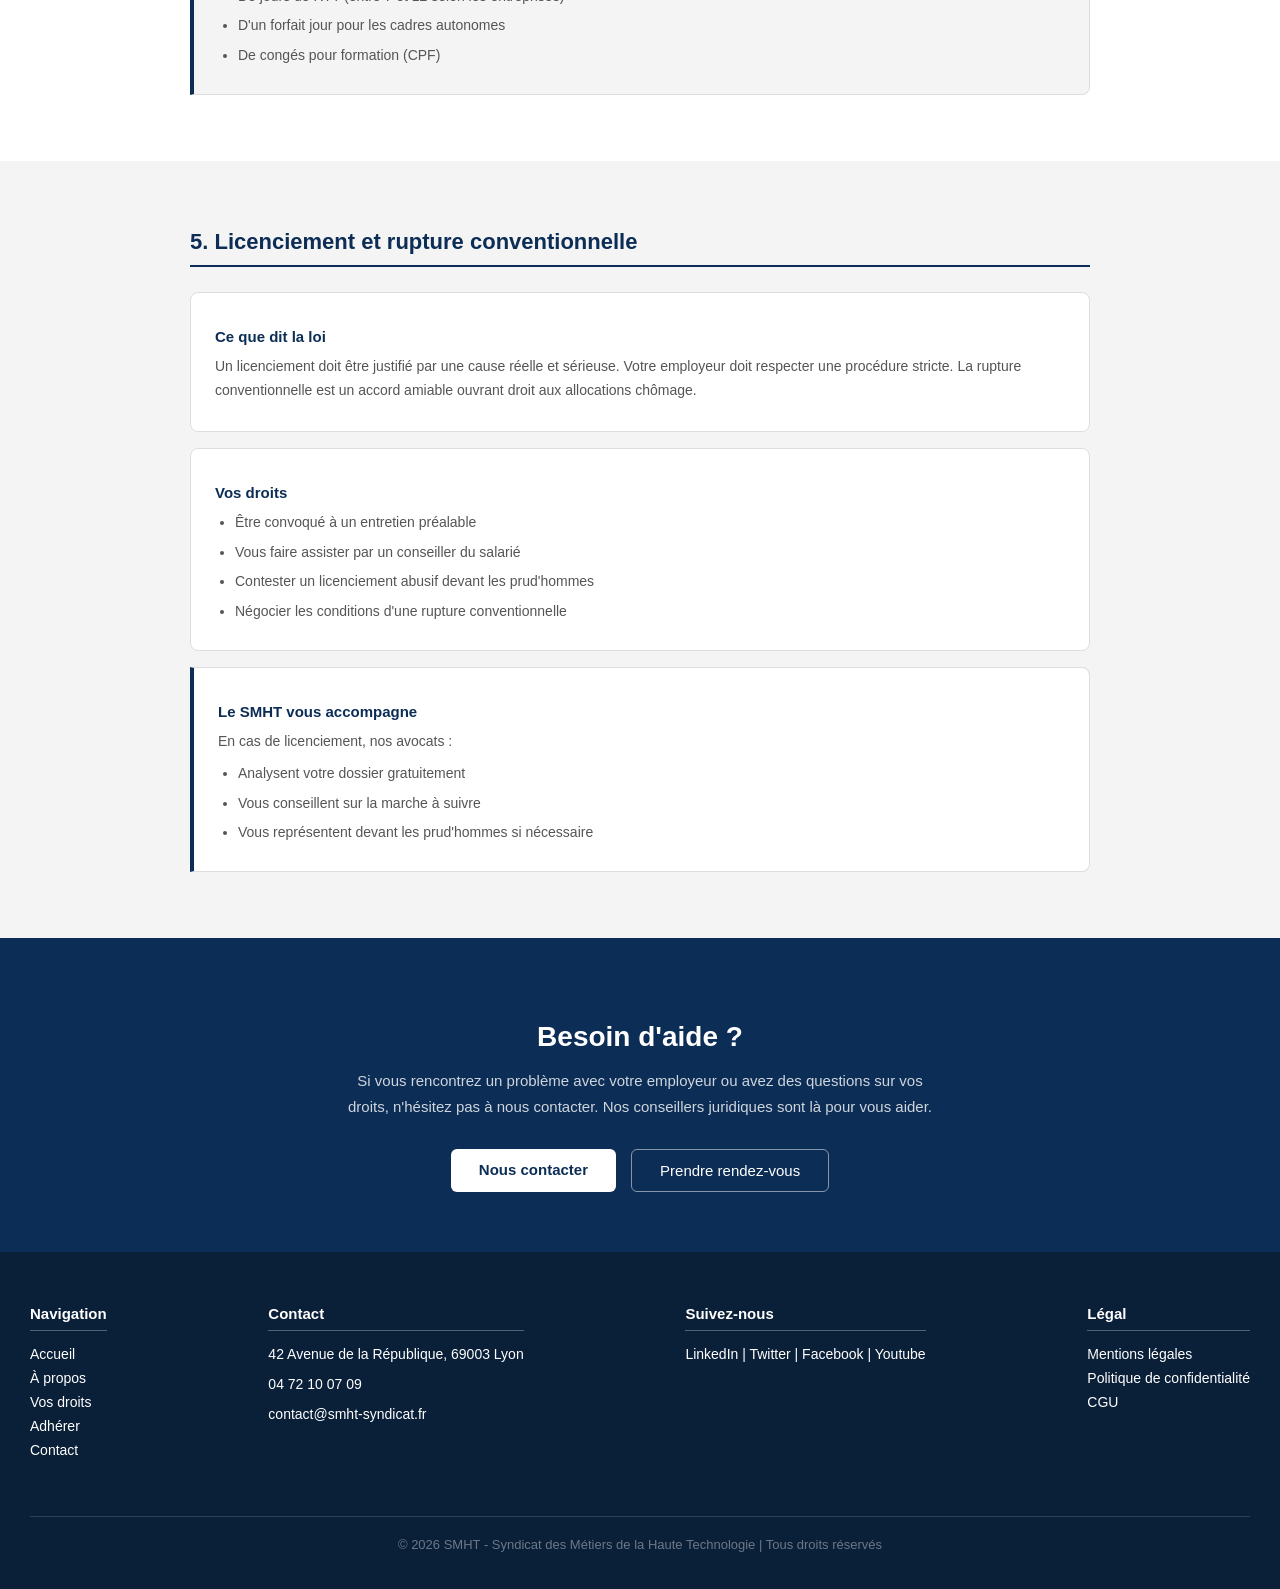
<file: Vos droits.html>
<!DOCTYPE html>
<html lang="en">
<head>
    <meta charset="UTF-8">
    <meta name="viewport" content="width=device-width, initial-scale=1.0">
    <title>Vos Droits - SIOtech</title>
    <link rel="stylesheet" href="/CSS/style4.css">
</head>
<body>
    <header>
        <div class="logo">
            <a class="logo" href="index.html">SIOtech</a>
        </div>
        <nav>
      <ul>
        <li><a href="Acceuil.html">Accueil</a></li>
        <li><a href="A propos.html">À propos</a></li>
        <li><a href="Vos droits.html">Vos droits</a></li>
        <li><a href="Adhérer.html">Adhérer</a></li>
        <li><a href="Contact.html">Contact</a></li>
      </ul>
    </nav>
    </header>


    <section class="sect1">
        <h1>Vos droits</h1>
        <p>En tant que professionnel de la tech, vous bénéficiez de droits spécifiques. Cette page vous aide à mieux les comprendre et les faire respecter. Pour toute question, n'hésitez pas à nous contacter.</p>
    </section>
 

    <section class="sect-droit">
        <div class="droit-contenu">
            <h2>1. Contrat de travail</h2>
 
            <div class="bloc">
                <h3>Ce que dit la loi</h3>
                <p>Votre contrat de travail doit préciser votre fonction, votre coefficient, votre salaire, votre lieu de travail et votre temps de travail. Dans le secteur tech, la convention collective applicable est généralement la Syntec.</p>
            </div>
 
            <div class="bloc">
                <h3>Vos droits</h3>
                <ul>
                    <li>Obtenir un contrat écrit dans les 48h suivant l'embauche</li>
                    <li>Refuser toute modification unilatérale de votre contrat</li>
                    <li>Exiger une qualification correspondant à vos fonctions réelles</li>
                </ul>
            </div>
 
            <div class="bloc alerte">
                <h3>Points de vigilance</h3>
                <ul>
                    <li>Attention aux clauses de non-concurrence abusives</li>
                    <li>Vérifiez que votre coefficient correspond à votre niveau d'études et d'expérience</li>
                </ul>
            </div>
        </div>
    </section>
 

    <section class="sect-droit alt">
        <div class="droit-contenu">
            <h2>2. Télétravail et droit à la déconnexion</h2>
 
            <div class="bloc">
                <h3>Ce que dit la loi</h3>
                <p>Depuis 2022, le télétravail peut être demandé par tout salarié. L'employeur doit motiver un refus par écrit. Le droit à la déconnexion vous protège contre les sollicitations professionnelles en dehors de vos horaires de travail.</p>
            </div>
 
            <div class="bloc">
                <h3>Vos droits</h3>
                <ul>
                    <li>Demander jusqu'à 3 jours de télétravail par semaine</li>
                    <li>Refuser de répondre aux emails/messages en dehors de vos heures de travail</li>
                    <li>Bénéficier d'une indemnité pour couvrir vos frais (électricité, internet, etc.)</li>
                </ul>
            </div>
 
            <div class="bloc accord">
                <h3>Nos accords</h3>
                <p>Le SMHT a négocié des accords garantissant :</p>
                <ul>
                    <li>Minimum 3 jours de télétravail/semaine dans 45 entreprises</li>
                    <li>Prime télétravail de 50€/mois minimum</li>
                    <li>Interdiction des réunions après 18h30</li>
                </ul>
            </div>
        </div>
    </section>
 

    <section class="sect-droit">
        <div class="droit-contenu">
            <h2>3. Salaires et primes</h2>
 
            <div class="bloc">
                <h3>Ce que dit la loi</h3>
                <p>Votre salaire ne peut être inférieur au SMIC ni au minimum conventionnel de votre coefficient. Vous devez être payé au plus tard le dernier jour du mois.</p>
            </div>
 
            <div class="bloc salaires">
                <h3>Grilles salariales SMHT 2026</h3>
                <div class="grille-groupe">
                    <div class="grille-ligne">
                        <span class="grille-poste">Développeur junior (0-2 ans)</span>
                        <span class="grille-salaire">35 000 - 42 000€</span>
                    </div>
                    <div class="grille-ligne">
                        <span class="grille-poste">Développeur confirmé (3-5 ans)</span>
                        <span class="grille-salaire">42 000 - 55 000€</span>
                    </div>
                    <div class="grille-ligne">
                        <span class="grille-poste">Développeur senior (5+ ans)</span>
                        <span class="grille-salaire">55 000 - 75 000€</span>
                    </div>
                    <div class="grille-ligne">
                        <span class="grille-poste">Lead developer</span>
                        <span class="grille-salaire">65 000 - 85 000€</span>
                    </div>
                    <div class="grille-ligne">
                        <span class="grille-poste">Architecte logiciel</span>
                        <span class="grille-salaire">70 000 - 95 000€</span>
                    </div>
                </div>
                <p class="note">Salaires bruts annuels, hors primes et avantages</p>
            </div>
 
            <div class="bloc">
                <h3>Vos droits</h3>
                <ul>
                    <li>Demander une augmentation lors de votre entretien annuel</li>
                    <li>Exiger l'égalité salariale (hommes/femmes à poste égal)</li>
                    <li>Percevoir vos primes selon les critères objectifs définis</li>
                </ul>
            </div>
        </div>
    </section>
 

    <section class="sect-droit alt">
        <div class="droit-contenu">
            <h2>4. Temps de travail et congés</h2>
 
            <div class="bloc">
                <h3>Ce que dit la loi</h3>
                <p>La durée légale du travail est de 35h par semaine. Vous avez droit à 25 jours de congés payés par an (hors RTT). Les heures supplémentaires doivent être payées ou récupérées.</p>
            </div>
 
            <div class="bloc">
                <h3>Vos droits</h3>
                <ul>
                    <li>Poser vos congés avec un préavis raisonnable</li>
                    <li>Refuser de travailler plus de 48h par semaine</li>
                    <li>Bénéficier de 11h de repos consécutif entre deux journées</li>
                </ul>
            </div>
 
            <div class="bloc accord">
                <h3>Spécificités tech</h3>
                <p>Dans le secteur, vous pouvez bénéficier :</p>
                <ul>
                    <li>De jours de RTT (entre 7 et 12 selon les entreprises)</li>
                    <li>D'un forfait jour pour les cadres autonomes</li>
                    <li>De congés pour formation (CPF)</li>
                </ul>
            </div>
        </div>
    </section>
 
    
    <section class="sect-droit">
        <div class="droit-contenu">
            <h2>5. Licenciement et rupture conventionnelle</h2>
 
            <div class="bloc">
                <h3>Ce que dit la loi</h3>
                <p>Un licenciement doit être justifié par une cause réelle et sérieuse. Votre employeur doit respecter une procédure stricte. La rupture conventionnelle est un accord amiable ouvrant droit aux allocations chômage.</p>
            </div>
 
            <div class="bloc">
                <h3>Vos droits</h3>
                <ul>
                    <li>Être convoqué à un entretien préalable</li>
                    <li>Vous faire assister par un conseiller du salarié</li>
                    <li>Contester un licenciement abusif devant les prud'hommes</li>
                    <li>Négocier les conditions d'une rupture conventionnelle</li>
                </ul>
            </div>
 
            <div class="bloc accord">
                <h3>Le SMHT vous accompagne</h3>
                <p>En cas de licenciement, nos avocats :</p>
                <ul>
                    <li>Analysent votre dossier gratuitement</li>
                    <li>Vous conseillent sur la marche à suivre</li>
                    <li>Vous représentent devant les prud'hommes si nécessaire</li>
                </ul>
            </div>
        </div>
    </section>
 
    <section class="sect-aide">
        <h2>Besoin d'aide ?</h2>
        <p>Si vous rencontrez un problème avec votre employeur ou avez des questions sur vos droits, n'hésitez pas à nous contacter. Nos conseillers juridiques sont là pour vous aider.</p>
        <div class="aide-boutons">
            <a href="Contact.html" class="btn-blanc">Nous contacter</a>
            <a href="Contact.html" class="btn-transparent">Prendre rendez-vous</a>
        </div>
    </section>
 
    <footer class="footer">
        <div class="navigation">
            <h2>Navigation</h2>
            <ul>
                <li>Accueil</li>
                <li>À propos</li>
                <li>Vos droits</li>
                <li>Adhérer</li>
                <li>Contact</li>
            </ul>
        </div>
        <div class="contact">
            <h2>Contact</h2>
            <h3>42 Avenue de la République, 69003 Lyon</h3>
            <h3>04 72 10 07 09</h3>
            <h3>contact@smht-syndicat.fr</h3>
        </div>
        <div class="Suivez-nous">
            <h2>Suivez-nous</h2>
            <h3>LinkedIn | Twitter | Facebook | Youtube</h3>
        </div>
        <div class="Légal">
            <h2>Légal</h2>
            <ul>
                <li>Mentions légales</li>
                <li>Politique de confidentialité</li>
                <li>CGU</li>
            </ul>
        </div>
        <h4 class="footer-copyright">© 2026 SMHT - Syndicat des Métiers de la Haute Technologie | Tous droits réservés</h4>
    </footer>
</body>
</html>
</file>
<file: CSS/style.css>
body {
    margin: 0;
    padding: 0;
    font-family: Arial, sans-serif;
    background-color: #0c2d55;
    color: #ffffff;
}


header {
    background-color: #0c2d55;
    padding: 18px 35px;
    display: flex;
    justify-content: space-between;
    align-items: center;
    border-bottom: 1px solid rgba(255, 255, 255, 0.15);
}

.logo {
    color: white;
    font-size: 22px;
    font-weight: bold;
    text-decoration: none;
}

nav ul {
    list-style: none;
    margin: 0;
    padding: 0;
    display: flex;
    gap: 20px;
}

nav ul li a {
    color: white;
    text-decoration: none;
    font-size: 16px;
}

nav ul li a:hover {
    text-decoration: underline;
}

.section {
    background-color: #0c2d55;
    height: 85vh;
    display: flex;
    align-items: center;
    justify-content: center;
}

.div0 {
    background-color: #ffffff;
    padding: 50px 60px;
    border-radius: 16px;
    text-align: center;
    animation: fadeIn 1.5s ease;
    max-width: 550px;
    width: 90%;
}

.section h1 {
    font-size: 36px;
    margin-bottom: 15px;
    color: #0c2d55;
}

.section p {
    font-size: 16px;
    margin-bottom: 30px;
    color: #555555;
    font-style: italic;
}

.button {
    text-decoration: none;
    background-color: #0c2d55;
    color: white;
    padding: 12px 30px;
    border-radius: 30px;
    font-weight: bold;
    font-size: 15px;
    transition: background-color 0.3s ease;
}

.button:hover {
    background-color: #185fa5;
}


@keyframes fadeIn {
    from {
        opacity: 0;
        transform: translateY(30px);
    }
    to {
        opacity: 1;
        transform: translateY(0);
    }
}


.footer {
    background-color: #0a1f38;
    color: white;
    padding: 40px 30px 20px 30px;
    display: flex;
    flex-wrap: wrap;
    gap: 40px;
    justify-content: space-between;
}

.footer h2 {
    font-size: 16px;
    margin-bottom: 15px;
    border-bottom: 1px solid rgba(255, 255, 255, 0.3);
    padding-bottom: 8px;
}

.footer h3 {
    font-size: 14px;
    font-weight: normal;
    margin-bottom: 8px;
}

.footer ul {
    list-style: none;
    padding: 0;
    margin: 0;
}

.footer ul li {
    margin-bottom: 8px;
    font-size: 14px;
}

.footer-copyright {
    width: 100%;
    text-align: center;
    font-size: 13px;
    font-weight: normal;
    color: rgba(255, 255, 255, 0.4);
    border-top: 1px solid rgba(255, 255, 255, 0.15);
    padding-top: 20px;
    margin-top: 10px;
}
</file>
<file: CSS/style3.css>
body {
    margin: 0;
    padding: 0;
    font-family: Arial, sans-serif;
    background-color: #0c2d55;
    color: #ffffff;
}


header {
    background-color: #0c2d55;
    padding: 18px 35px;
    display: flex;
    justify-content: space-between;
    align-items: center;
    border-bottom: 1px solid rgba(255, 255, 255, 0.15);
}

.logo {
    color: white;
    font-size: 22px;
    font-weight: bold;
    text-decoration: none;
}

nav ul {
    list-style: none;
    margin: 0;
    padding: 0;
    display: flex;
    gap: 20px;
}

nav ul li a {
    color: white;
    text-decoration: none;
    font-size: 16px;
}

nav ul li a:hover {
    text-decoration: underline;
}


.sect1 {
    background-color: #0c2d55;
    padding: 70px 35px 60px 35px;
    text-align: center;
}
 
.sect1 h1 {
    color: white;
    font-size: 34px;
    margin-bottom: 25px;
}
 
.sect1 p {
    color: rgba(255, 255, 255, 0.8);
    font-size: 15px;
    line-height: 1.8;
    max-width: 750px;
    margin: 0 auto 15px auto;
}
 
 
/* ── Titre de section réutilisable ── */
 
.titre-section {
    font-size: 26px;
    color: #0c2d55;
    text-align: center;
    margin-bottom: 35px;
}
 
 
/* ── Section Mission ── */
 
.sect-mission {
    background-color: #f4f4f4;
    padding: 60px 35px;
}
 
.mission-groupe {
    display: flex;
    gap: 20px;
    justify-content: center;
    flex-wrap: wrap;
}
 
.mission-carte {
    background-color: white;
    border: 1px solid #dddddd;
    border-left: 4px solid #0c2d55;
    border-radius: 0 6px 6px 0;
    padding: 24px 20px;
    flex: 1;
    max-width: 240px;
}
 
.mission-carte h3 {
    font-size: 15px;
    color: #0c2d55;
    margin-bottom: 10px;
}
 
.mission-carte p {
    font-size: 13px;
    color: #555555;
    line-height: 1.6;
    margin: 0;
}
 
 
/* ── Section Équipe ── */
 
.sect-equipe {
    background-color: white;
    padding: 60px 35px;
}
 
.equipe-groupe {
    display: flex;
    gap: 24px;
    justify-content: center;
    flex-wrap: wrap;
}
 
.membre {
    background-color: #f4f4f4;
    border: 1px solid #dddddd;
    border-radius: 10px;
    padding: 30px 24px;
    text-align: center;
    flex: 1;
    max-width: 240px;
}
 
.avatar {
    width: 60px;
    height: 60px;
    background-color: #0c2d55;
    color: white;
    border-radius: 50%;
    display: flex;
    align-items: center;
    justify-content: center;
    font-size: 18px;
    font-weight: bold;
    margin: 0 auto 16px auto;
}
 
.membre h3 {
    font-size: 16px;
    color: #0c2d55;
    margin-bottom: 6px;
}
 
.poste {
    font-size: 13px;
    color: #888888;
    font-style: italic;
    margin-bottom: 12px;
}
 
.membre p {
    font-size: 13px;
    color: #555555;
    line-height: 1.6;
    margin: 0;
}
 
 
/* ── Section Secteurs ── */
 
.sect-secteurs {
    background-color: #f4f4f4;
    padding: 60px 35px;
}
 
.secteurs-groupe {
    display: flex;
    gap: 16px;
    justify-content: center;
    flex-wrap: wrap;
}
 
.secteur-carte {
    background-color: white;
    border: 1px solid #dddddd;
    border-radius: 8px;
    padding: 20px 18px;
    flex: 1;
    min-width: 180px;
    max-width: 220px;
}
 
.secteur-carte h3 {
    font-size: 14px;
    color: #0c2d55;
    margin-bottom: 8px;
}
 
.secteur-carte p {
    font-size: 13px;
    color: #777777;
    line-height: 1.5;
    margin: 0;
}
 
 
/* ── Section Réalisations ── */
 
.sect-realisations {
    background-color: white;
    padding: 60px 35px;
}
 
.realisations-groupe {
    display: flex;
    gap: 20px;
    justify-content: center;
    flex-wrap: wrap;
}
 
.realisation-carte {
    background-color: #f4f4f4;
    border-top: 4px solid #0c2d55;
    border-radius: 0 0 8px 8px;
    padding: 24px 20px;
    flex: 1;
    max-width: 240px;
}
 
.realisation-carte h3 {
    font-size: 15px;
    color: #0c2d55;
    margin-bottom: 10px;
}
 
.realisation-carte p {
    font-size: 13px;
    color: #555555;
    line-height: 1.6;
    margin: 0;
}
 
 
/* ── Footer ── */
 
.footer {
    background-color: #0a1f38;
    color: white;
    padding: 40px 30px 20px 30px;
    display: flex;
    flex-wrap: wrap;
    gap: 40px;
    justify-content: space-between;
}
 
.footer h2 {
    font-size: 15px;
    margin-bottom: 15px;
    border-bottom: 1px solid rgba(255, 255, 255, 0.3);
    padding-bottom: 8px;
}
 
.footer h3 {
    font-size: 14px;
    font-weight: normal;
    margin-bottom: 8px;
}
 
.footer ul {
    list-style: none;
    padding: 0;
    margin: 0;
}
 
.footer ul li {
    margin-bottom: 8px;
    font-size: 14px;
}
 
.footer-copyright {
    width: 100%;
    text-align: center;
    font-size: 13px;
    font-weight: normal;
    color: rgba(255, 255, 255, 0.4);
    border-top: 1px solid rgba(255, 255, 255, 0.15);
    padding-top: 20px;
    margin-top: 10px;
}
</file>
<file: CSS/style2.css>
body {
    margin: 0;
    padding: 0;
    font-family: Arial, sans-serif;
    background-color: #0c2d55;
    color: #ffffff;
}


header {
    background-color: #0c2d55;
    padding: 18px 35px;
    display: flex;
    justify-content: space-between;
    align-items: center;
    border-bottom: 1px solid rgba(255, 255, 255, 0.15);
}

.logo {
    color: white;
    font-size: 22px;
    font-weight: bold;
    text-decoration: none;
}

nav ul {
    list-style: none;
    margin: 0;
    padding: 0;
    display: flex;
    gap: 20px;
}

nav ul li a {
    color: white;
    text-decoration: none;
    font-size: 16px;
}

nav ul li a:hover {
    text-decoration: underline;
}


.sect1 {
    background-color: #0c2d55;
    padding: 70px 35px 30px 35px;
    text-align: center;
}
 
.sect1 h1 {
    color: white;
    font-size: 34px;
    margin-bottom: 15px;
    line-height: 1.3;
}
 
.sect1 h2 {
    color: rgba(255, 255, 255, 0.6);
    font-size: 16px;
    font-weight: normal;
    font-style: italic;
    margin-bottom: 20px;
}
 
.sect1 p {
    color: rgba(255, 255, 255, 0.8);
    font-size: 15px;
    line-height: 1.7;
    max-width: 650px;
    margin: 0 auto;
}
 
 
/* boutons*/
 
.sectButton {
    background-color: #0c2d55;
    padding: 30px 35px 60px 35px;
    display: flex;
    gap: 15px;
    justify-content: center;
}
 
.fr-btn {
    padding: 12px 28px;
    font-size: 15px;
    font-weight: bold;
    border: none;
    border-radius: 6px;
    cursor: pointer;
}
 
.fr-btn:first-child {
    background-color: white;
    color: #0c2d55;
}
 
.fr-btn:first-child:hover {
    background-color: #e0e0e0;
}
 
.fr-btn:last-child {
    background-color: transparent;
    color: white;
    border: 1px solid rgba(255, 255, 255, 0.5);
}
 
.fr-btn:last-child:hover {
    background-color: rgba(255, 255, 255, 0.1);
}
 
 
/* ── Section 2*/
 
.sect2 {
    background-color: #f4f4f4;
    padding: 60px 35px;
    text-align: center;
    display: flex;
    flex-direction: column;
    align-items: center;

h2 {
    font-size: 40px;
    color: #0c2d55;
    margin: 20px;
}
 
h3 {
    font-size: 25px;
    font-weight: normal;
    color: #777777;
    margin-bottom: 40px;
}
 
.grp-cartes {
    display: flex;
    gap: 24px;
    justify-content: center;
    flex-wrap: wrap;
}
 
.carte {
    background-color: white;
    border: 1px solid #dddddd;
    border-radius: 10px;
    padding: 50px 60px;
    flex: 1;
    max-width: 280px;
    text-align: center;
}
 
.grand-chiffre {
    font-size: 36px;
    font-weight: bold;
    color: #0c2d55;
    margin: 0 0 8px 0;
}
 
.label-chiffre {
    font-size: 14px;
    color: #777777;
    margin: 0;
}
}
 
 
/* ── Section 3*/
 
.sect3 {
    background-color: white;
    padding: 60px 35px;
    text-align: center;

.avantages-groupe {
    display: flex;
    gap: 16px;
    justify-content: center;
    max-width: 1000px;
    margin: 0 auto;
}
 
.question {
    font-size: 40px;
    color: #0c2d55;
    margin: 20px;
}
 
.protect-juri,
.négo-sala,
.form-conti,
.réseau-pro {
    background-color: #f4f4f4;
    border-left: 4px solid #0c2d55;
    border-radius: 0 6px 6px 0;
    padding: 20px;
    flex: 1;
    text-align: left;
}
 
.protect-juri h3,
.négo-sala h2,
.form-conti h2,
.réseau-pro h2 {
    font-size: 15px;
    color: #0c2d55;
    margin-bottom: 10px;
}
 
.protect-juri p,
.négo-sala p,
.form-conti p,
.réseau-pro p {
    font-size: 13px;
    color: #555555;
    line-height: 1.6;
    margin: 0;
}
}



/* Section 4*/

.sect4 {
    background-color: #f4f4f4;
    padding: 60px 35px;
    text-align: center;
    display: flex;
    flex-direction: column;
    align-items: center;

h2 {
    font-size: 40px;
    color: #0c2d55;
    margin: 20px;
}
 
.grp-cartes {
    display: flex;
    gap: 24px;
    justify-content: center;
    flex-wrap: wrap;
}

.carte {
    background-color: white;
    border: 1px solid #dddddd;
    border-radius: 10px;
    padding: 24px 20px;
    flex: 1;
    text-align: center;
}

.carte h2 {
    font-size: 17px;
    color: #0c2d55;
    margin-bottom: 8px;
    line-height: 1.4;
}

.carte .date {
    font-size: 12px;
    color: #aaaaaa;
    margin-bottom: 10px;
    font-style: italic;
}

.carte p {
    font-size: 13px;
    color: #555555;
    line-height: 1.6;
}
}


/* ── Section 5*/

.sect5 {
    background-color: #0c2d55;
    padding: 60px 35px;
    text-align: center;

h2 {
    color: white;
    font-size: 28px;
    margin-bottom: 15px;
}

p {
    color: rgba(255, 255, 255, 0.8);
    font-size: 16px;
    margin-bottom: 30px;
}

.boutons {
    background-color: #0c2d55;
    padding: 30px 35px 60px 35px;
    display: flex;
    gap: 15px;
    justify-content: center;
}

.btn-blanc {
    background-color: white;
    color: #0c2d55;
    padding: 12px 28px;
    border-radius: 6px;
    text-decoration: none;
    font-weight: bold;
    font-size: 15px;
}

.btn-blanc:hover {
    background-color: #e0e0e0;
}

.btn-transparent {
    background-color: transparent;
    color: white;
    padding: 12px 28px;
    border-radius: 6px;
    text-decoration: none;
    font-size: 15px;
    border: 1px solid rgba(255, 255, 255, 0.5);
}

.btn-transparent:hover {
    background-color: rgba(255, 255, 255, 0.1);
}
}

.footer {
    background-color: #0a1f38;
    color: white;
    padding: 40px 30px 20px 30px;
    display: flex;
    flex-wrap: wrap;
    gap: 40px;
    justify-content: space-between;

    .footer h2 {
    font-size: 15px;
    margin-bottom: 15px;
    border-bottom: 1px solid rgba(255, 255, 255, 0.3);
    padding-bottom: 8px;
}
 
.footer h3 {
    font-size: 14px;
    font-weight: normal;
    margin-bottom: 8px;
}
 
.footer ul {
    list-style: none;
    padding: 0;
    margin: 0;
}
 
.footer ul li {
    margin-bottom: 8px;
    font-size: 14px;
}
 
.footer-copyright {
    width: 100%;
    text-align: center;
    font-size: 13px;
    font-weight: normal;
    color: rgba(255, 255, 255, 0.4);
    border-top: 1px solid rgba(255, 255, 255, 0.15);
    padding-top: 20px;
    margin-top: 10px;
}
}
</file>
<file: CSS/style5.css>
body {
    margin: 0;
    padding: 0;
    font-family: Arial, sans-serif;
    background-color: #0c2d55;
    color: #ffffff;
}

header {
    background-color: #0c2d55;
    padding: 18px 35px;
    display: flex;
    justify-content: space-between;
    align-items: center;
    border-bottom: 1px solid rgba(255, 255, 255, 0.15);
}

.logo a {
    color: white;
    font-size: 22px;
    font-weight: bold;
    text-decoration: none;
}

nav ul {
    list-style: none;
    display: flex;
    gap: 20px;
    margin: 0;
}

nav ul li a {
    color: white;
    text-decoration: none;
    font-size: 16px;
}

.sect1 {
    text-align: center;
    padding: 60px 35px;
}

.sect1 h1 { font-size: 34px; margin-bottom: 20px; }
.sect1 p { color: rgba(255,255,255,0.8); max-width: 700px; margin: 0 auto; line-height: 1.8; }

.sect-avantages, .sect-tarifs, .sect-formulaire {
    padding: 60px 35px;
    color: #333;
}

.sect-avantages { background-color: #f4f4f4; }
.sect-tarifs.alt { background-color: white; }
.sect-formulaire { background-color: #f4f4f4; }

.contenu-largeur {
    max-width: 900px;
    margin: 0 auto;
}

h2 {
    font-size: 22px;
    color: #0c2d55;
    margin-bottom: 25px;
    padding-bottom: 10px;
    border-bottom: 2px solid #0c2d55;
}

.grille-avantages {
    display: grid;
    grid-template-columns: repeat(2, 1fr);
    gap: 20px;
}

.bloc {
    background-color: white;
    border: 1px solid #ddd;
    border-radius: 8px;
    padding: 20px;
}

.bloc h3 { font-size: 15px; color: #0c2d55; margin-bottom: 10px; }
.bloc p { font-size: 14px; color: #555; margin: 0; line-height: 1.6; }


table {
    width: 100%;
    border-collapse: collapse;
    background: white;
    border: 1px solid #ddd;
    margin-bottom: 20px;
}

th { background: #0c2d55; color: white; padding: 12px; text-align: left; }
td { padding: 12px; border-bottom: 1px solid #eee; color: #444; font-size: 14px; }

.bloc-info {
    background: #eef4fb;
    padding: 20px;
    border-radius: 8px;
    border-left: 4px solid #0c2d55;
}


.form-style {
    background: white;
    padding: 30px;
    border-radius: 8px;
    border: 1px solid #ddd;
}

.form-style h3 {
    font-size: 15px;
    color: #0c2d55;
    border-left: 4px solid #0c2d55;
    padding-left: 10px;
    margin: 25px 0 15px 0;
}

label { display: block; font-weight: bold; margin-top: 15px; font-size: 14px; }
.radio-txt { display: inline; font-weight: normal; margin-left: 5px; margin-right: 15px; }

input[type="text"], input[type="email"], select {
    width: 100%;
    padding: 10px;
    margin-top: 5px;
    border: 1px solid #ccc;
    border-radius: 4px;
    box-sizing: border-box;
}

.checkbox-grille {
    display: grid;
    grid-template-columns: 1fr 1fr;
    gap: 10px;
    margin-top: 10px;
}

.btn-valider {
    width: 100%;
    background-color: #0c2d55;
    color: white;
    padding: 15px;
    border: none;
    border-radius: 6px;
    font-weight: bold;
    font-size: 16px;
    margin-top: 30px;
    cursor: pointer;
}

.btn-valider:hover { background-color: #1a4a84; }

.footer {
    background-color: #0a1f38;
    color: white;
    padding: 40px 30px 20px 30px;
    display: flex;
    flex-wrap: wrap;
    gap: 40px;
    justify-content: space-between;
}

.footer h2 { font-size: 15px; color: white; border-bottom: 1px solid rgba(255,255,255,0.3); }
.footer ul { list-style: none; padding: 0; }
.footer ul li { font-size: 14px; margin-bottom: 8px; }
.footer-copyright { width: 100%; text-align: center; color: rgba(255,255,255,0.4); border-top: 1px solid rgba(255,255,255,0.1); padding-top: 20px; }

/* Responsive */
@media (max-width: 768px) {
    .grille-avantages, .checkbox-grille { grid-template-columns: 1fr; }
    .footer { flex-direction: column; }
}
</file>
<file: CSS/style6.css>
body {
    margin: 0;
    padding: 0;
    font-family: Arial, sans-serif;
    background-color: #f4f4f4;
    color: #333333;
}



header {
    background-color: #0c2d55;
    padding: 18px 35px;
    display: flex;
    justify-content: space-between;
    align-items: center;
    border-bottom: 1px solid rgba(255, 255, 255, 0.15);
}

.logo {
    color: white;
    font-size: 22px;
    font-weight: bold;
    text-decoration: none;
}

nav ul {
    list-style: none;
    margin: 0;
    padding: 0;
    display: flex;
    gap: 20px;
}

nav ul li a {
    color: white;
    text-decoration: none;
    font-size: 15px;
}

nav ul li a:hover {
    text-decoration: underline;
}



.sect1 {
    background-color: #0c2d55;
    padding: 60px 35px;
    text-align: center;
}

.sect1 h1 {
    color: white;
    font-size: 34px;
    margin-bottom: 20px;
}

.sect1 p {
    color: rgba(255, 255, 255, 0.8);
    font-size: 15px;
    line-height: 1.8;
    max-width: 650px;
    margin: 0 auto;
}


/* ── Titre de section ── */

.titre-section {
    font-size: 26px;
    color: #0c2d55;
    text-align: center;
    margin-bottom: 35px;
}

.titre-section-blanc {
    font-size: 26px;
    color: white;
    text-align: center;
    margin-bottom: 15px;
}



.sect-coordonnees {
    background-color: #f4f4f4;
    padding: 60px 35px;
}

.coordonnees-groupe {
    display: flex;
    gap: 10px;
    justify-content: center;
    flex-wrap: wrap;
    max-width: 1000px;
    margin: 0 auto;
}

.coord-carte {
    background-color: white;
    border: 1px solid #dddddd;
    border-top: 4px solid #0c2d55;
    border-radius: 0 0 8px 8px;
    padding: 24px 20px;
    flex: 1;
    min-width: 200px;
    max-width: 220px;
}

.coord-carte h3 {
    font-size: 15px;
    color: #0c2d55;
    margin-bottom: 12px;
}

.coord-carte p {
    font-size: 13px;
    color: #555555;
    line-height: 1.7;
    margin: 0 0 6px 0;
}

.coord-carte a {
    color: #0c2d55;
    font-size: 13px;
    text-decoration: none;
}

.coord-carte a:hover {
    text-decoration: underline;
}

.note {
    font-size: 12px;
    color: #aaaaaa;
    font-style: italic;
}



.sect-carte {
    background-color: white;
    padding: 60px 35px;
}

.map-container {
    max-width: 900px;
    margin: 0 auto;
    border-radius: 10px;
    overflow: hidden;
    border: 1px solid #dddddd;
}



.sect-formulaire {
    background-color: #f4f4f4;
    padding: 60px 35px;
}

.formulaire {
    background-color: white;
    border: 1px solid #dddddd;
    border-radius: 10px;
    padding: 36px 32px;
    max-width: 700px;
    margin: 0 auto;
}

.form-groupe-double {
    display: flex;
    gap: 20px;
    margin-bottom: 0;
}

.form-champ {
    display: flex;
    flex-direction: column;
    margin-bottom: 18px;
    flex: 1;
}

.form-champ label {
    font-size: 14px;
    font-weight: bold;
    color: #0c2d55;
    margin-bottom: 6px;
}

.form-champ input,
.form-champ select,
.form-champ textarea {
    padding: 10px 12px;
    border: 1px solid #cccccc;
    border-radius: 6px;
    font-size: 14px;
    font-family: Arial, sans-serif;
    color: #333333;
}

.form-champ input:focus,
.form-champ select:focus,
.form-champ textarea:focus {
    outline: none;
    border-color: #0c2d55;
}

.form-champ textarea {
    resize: vertical;
}

.radio-groupe {
    display: flex;
    gap: 24px;
    margin-top: 4px;
}

.radio-label {
    font-size: 14px;
    font-weight: normal;
    color: #555555;
    display: flex;
    align-items: center;
    gap: 6px;
    cursor: pointer;
}

.checkbox-label {
    font-size: 14px;
    font-weight: normal;
    color: #555555;
    display: flex;
    align-items: center;
    gap: 8px;
    cursor: pointer;
}

.btn-envoyer {
    background-color: #0c2d55;
    color: white;
    padding: 12px 32px;
    border: none;
    border-radius: 6px;
    font-size: 15px;
    font-weight: bold;
    cursor: pointer;
    margin-top: 8px;
}

.btn-envoyer:hover {
    background-color: #185fa5;
}

.engagement {
    font-size: 13px;
    color: #aaaaaa;
    font-style: italic;
    margin-top: 12px;
}



.sect-delegations {
    background-color: white;
    padding: 60px 35px;
}

.delegations-groupe {
    display: flex;
    gap: 16px;
    justify-content: center;
    flex-wrap: wrap;
    max-width: 1000px;
    margin: 0 auto;
}

.delegation-carte {
    background-color: #f4f4f4;
    border: 1px solid #dddddd;
    border-left: 4px solid #0c2d55;
    border-radius: 0 8px 8px 0;
    padding: 16px 16px;
    flex: 1;
    min-width: 180px;
    max-width: 210px;
}

.delegation-carte h3 {
    font-size: 14px;
    color: #0c2d55;
    margin-bottom: 6px;
}

.delegation-carte p {
    font-size: 13px;
    color: #777777;
    margin: 4px 0;
}

.delegation-carte a {
    font-size: 12px;
    color: #0c2d55;
    text-decoration: none;
    display: block;
    margin: 4px 0;
}

.delegation-carte a:hover {
    text-decoration: underline;
}



.sect-reseaux {
    background-color: #0c2d55;
    padding: 60px 35px;
    text-align: center;
}

.reseaux-intro {
    color: rgba(255, 255, 255, 0.75);
    font-size: 15px;
    max-width: 600px;
    margin: 0 auto 35px auto;
    line-height: 1.7;
}

.reseaux-groupe {
    display: flex;
    gap: 16px;
    justify-content: center;
    flex-wrap: wrap;
}

.reseau-btn {
    background-color: rgba(255, 255, 255, 0.1);
    color: white;
    border: 1px solid rgba(255, 255, 255, 0.3);
    border-radius: 8px;
    padding: 18px 28px;
    text-decoration: none;
    font-size: 15px;
    font-weight: bold;
    min-width: 160px;
}

.reseau-btn span {
    display: block;
    font-size: 12px;
    font-weight: normal;
    color: rgba(255, 255, 255, 0.6);
    margin-top: 6px;
}

.reseau-btn:hover {
    background-color: rgba(255, 255, 255, 0.2);
}



.footer {
    background-color: #0a1f38;
    color: white;
    padding: 40px 30px 20px 30px;
    display: flex;
    flex-wrap: wrap;
    gap: 40px;
    justify-content: space-between;
}

.footer h2 {
    font-size: 15px;
    margin-bottom: 15px;
    border-bottom: 1px solid rgba(255, 255, 255, 0.3);
    padding-bottom: 8px;
}

.footer h3 {
    font-size: 14px;
    font-weight: normal;
    margin-bottom: 8px;
}

.footer ul {
    list-style: none;
    padding: 0;
    margin: 0;
}

.footer ul li {
    margin-bottom: 8px;
    font-size: 14px;
}

.footer-copyright {
    width: 100%;
    text-align: center;
    font-size: 13px;
    font-weight: normal;
    color: rgba(255, 255, 255, 0.4);
    border-top: 1px solid rgba(255, 255, 255, 0.15);
    padding-top: 20px;
    margin-top: 10px;
}
</file>
<file: CSS/style4.css>
body {
    margin: 0;
    padding: 0;
    font-family: Arial, sans-serif;
    background-color: #0c2d55;
    color: #ffffff;
}


header {
    background-color: #0c2d55;
    padding: 18px 35px;
    display: flex;
    justify-content: space-between;
    align-items: center;
    border-bottom: 1px solid rgba(255, 255, 255, 0.15);
}

.logo {
    color: white;
    font-size: 22px;
    font-weight: bold;
    text-decoration: none;
}

nav ul {
    list-style: none;
    margin: 0;
    padding: 0;
    display: flex;
    gap: 20px;
}

nav ul li a {
    color: white;
    text-decoration: none;
    font-size: 16px;
}

nav ul li a:hover {
    text-decoration: underline;
}

.sect1 {
    background-color: #0c2d55;
    padding: 60px 35px;
    text-align: center;
}
 
.sect1 h1 {
    color: white;
    font-size: 34px;
    margin-bottom: 20px;
}
 
.sect1 p {
    color: rgba(255, 255, 255, 0.8);
    font-size: 15px;
    line-height: 1.8;
    max-width: 700px;
    margin: 0 auto;
}
 
 
/* ── Sections droits ── */
 
.sect-droit {
    background-color: #f4f4f4;
    padding: 50px 35px;
}
 
.sect-droit.alt {
    background-color: white;
}
 
.droit-contenu {
    max-width: 900px;
    margin: 0 auto;
}
 
.droit-contenu h2 {
    font-size: 22px;
    color: #0c2d55;
    margin-bottom: 25px;
    padding-bottom: 10px;
    border-bottom: 2px solid #0c2d55;
}
 
 
/* ── Blocs dans chaque section ── */
 
.bloc {
    background-color: white;
    border: 1px solid #dddddd;
    border-radius: 8px;
    padding: 20px 24px;
    margin-bottom: 16px;
}
 
.sect-droit.alt .bloc {
    background-color: #f4f4f4;
}
 
.bloc h3 {
    font-size: 15px;
    color: #0c2d55;
    margin-bottom: 10px;
}
 
.bloc p {
    font-size: 14px;
    color: #555555;
    line-height: 1.7;
    margin: 0 0 8px 0;
}
 
.bloc ul {
    margin: 0;
    padding-left: 20px;
}
 
.bloc ul li {
    font-size: 14px;
    color: #555555;
    line-height: 1.7;
    margin-bottom: 6px;
}
 
 
/* ── Bloc alerte (vigilance) ── */
 
.bloc.alerte {
    border-left: 4px solid #e8a020;
    border-radius: 0 8px 8px 0;
}
 
.bloc.alerte h3 {
    color: #b07010;
}
 
 
/* ── Bloc accord (SMHT) ── */
 
.bloc.accord {
    border-left: 4px solid #0c2d55;
    border-radius: 0 8px 8px 0;
}
 
 
/* ── Grille salariale ── */
 
.grille-groupe {
    margin: 12px 0;
}
 
.grille-ligne {
    display: flex;
    justify-content: space-between;
    align-items: center;
    padding: 10px 0;
    border-bottom: 1px solid #eeeeee;
}
 
.grille-ligne:last-child {
    border-bottom: none;
}
 
.grille-poste {
    font-size: 14px;
    color: #444444;
}
 
.grille-salaire {
    font-size: 14px;
    font-weight: bold;
    color: #0c2d55;
}
 
.note {
    font-size: 12px;
    color: #aaaaaa;
    font-style: italic;
    margin-top: 10px;
}
 
 
/* ── Section Besoin d'aide ── */
 
.sect-aide {
    background-color: #0c2d55;
    padding: 60px 35px;
    text-align: center;
}
 
.sect-aide h2 {
    color: white;
    font-size: 28px;
    margin-bottom: 15px;
}
 
.sect-aide p {
    color: rgba(255, 255, 255, 0.8);
    font-size: 15px;
    line-height: 1.7;
    max-width: 600px;
    margin: 0 auto 30px auto;
}
 
.aide-boutons {
    display: flex;
    gap: 15px;
    justify-content: center;
}
 
.btn-blanc {
    background-color: white;
    color: #0c2d55;
    padding: 12px 28px;
    border-radius: 6px;
    text-decoration: none;
    font-weight: bold;
    font-size: 15px;
}
 
.btn-blanc:hover {
    background-color: #e0e0e0;
}
 
.btn-transparent {
    background-color: transparent;
    color: white;
    padding: 12px 28px;
    border-radius: 6px;
    text-decoration: none;
    font-size: 15px;
    border: 1px solid rgba(255, 255, 255, 0.5);
}
 
.btn-transparent:hover {
    background-color: rgba(255, 255, 255, 0.1);
}
 
 
/* ── Footer ── */
 
.footer {
    background-color: #0a1f38;
    color: white;
    padding: 40px 30px 20px 30px;
    display: flex;
    flex-wrap: wrap;
    gap: 40px;
    justify-content: space-between;
}
 
.footer h2 {
    font-size: 15px;
    margin-bottom: 15px;
    border-bottom: 1px solid rgba(255, 255, 255, 0.3);
    padding-bottom: 8px;
}
 
.footer h3 {
    font-size: 14px;
    font-weight: normal;
    margin-bottom: 8px;
}
 
.footer ul {
    list-style: none;
    padding: 0;
    margin: 0;
}
 
.footer ul li {
    margin-bottom: 8px;
    font-size: 14px;
}
 
.footer-copyright {
    width: 100%;
    text-align: center;
    font-size: 13px;
    font-weight: normal;
    color: rgba(255, 255, 255, 0.4);
    border-top: 1px solid rgba(255, 255, 255, 0.15);
    padding-top: 20px;
    margin-top: 10px;
}
</file>
